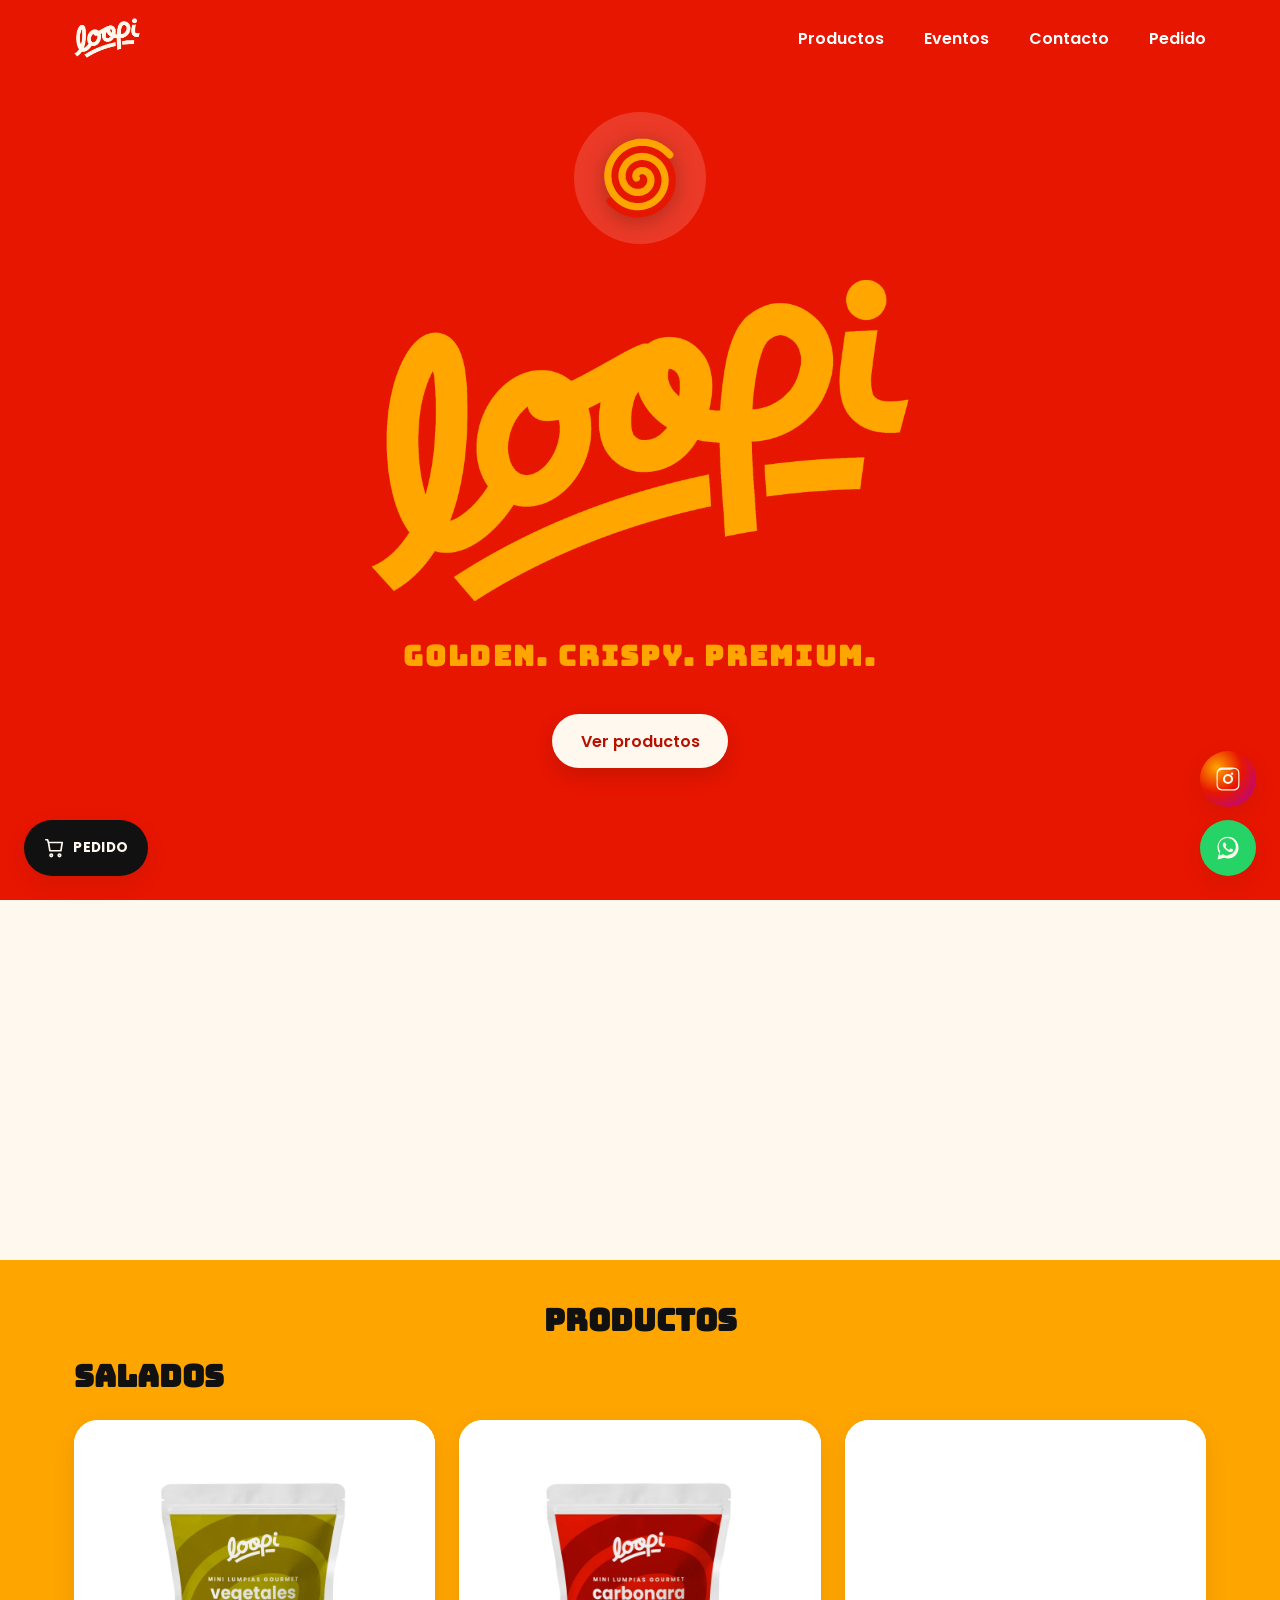
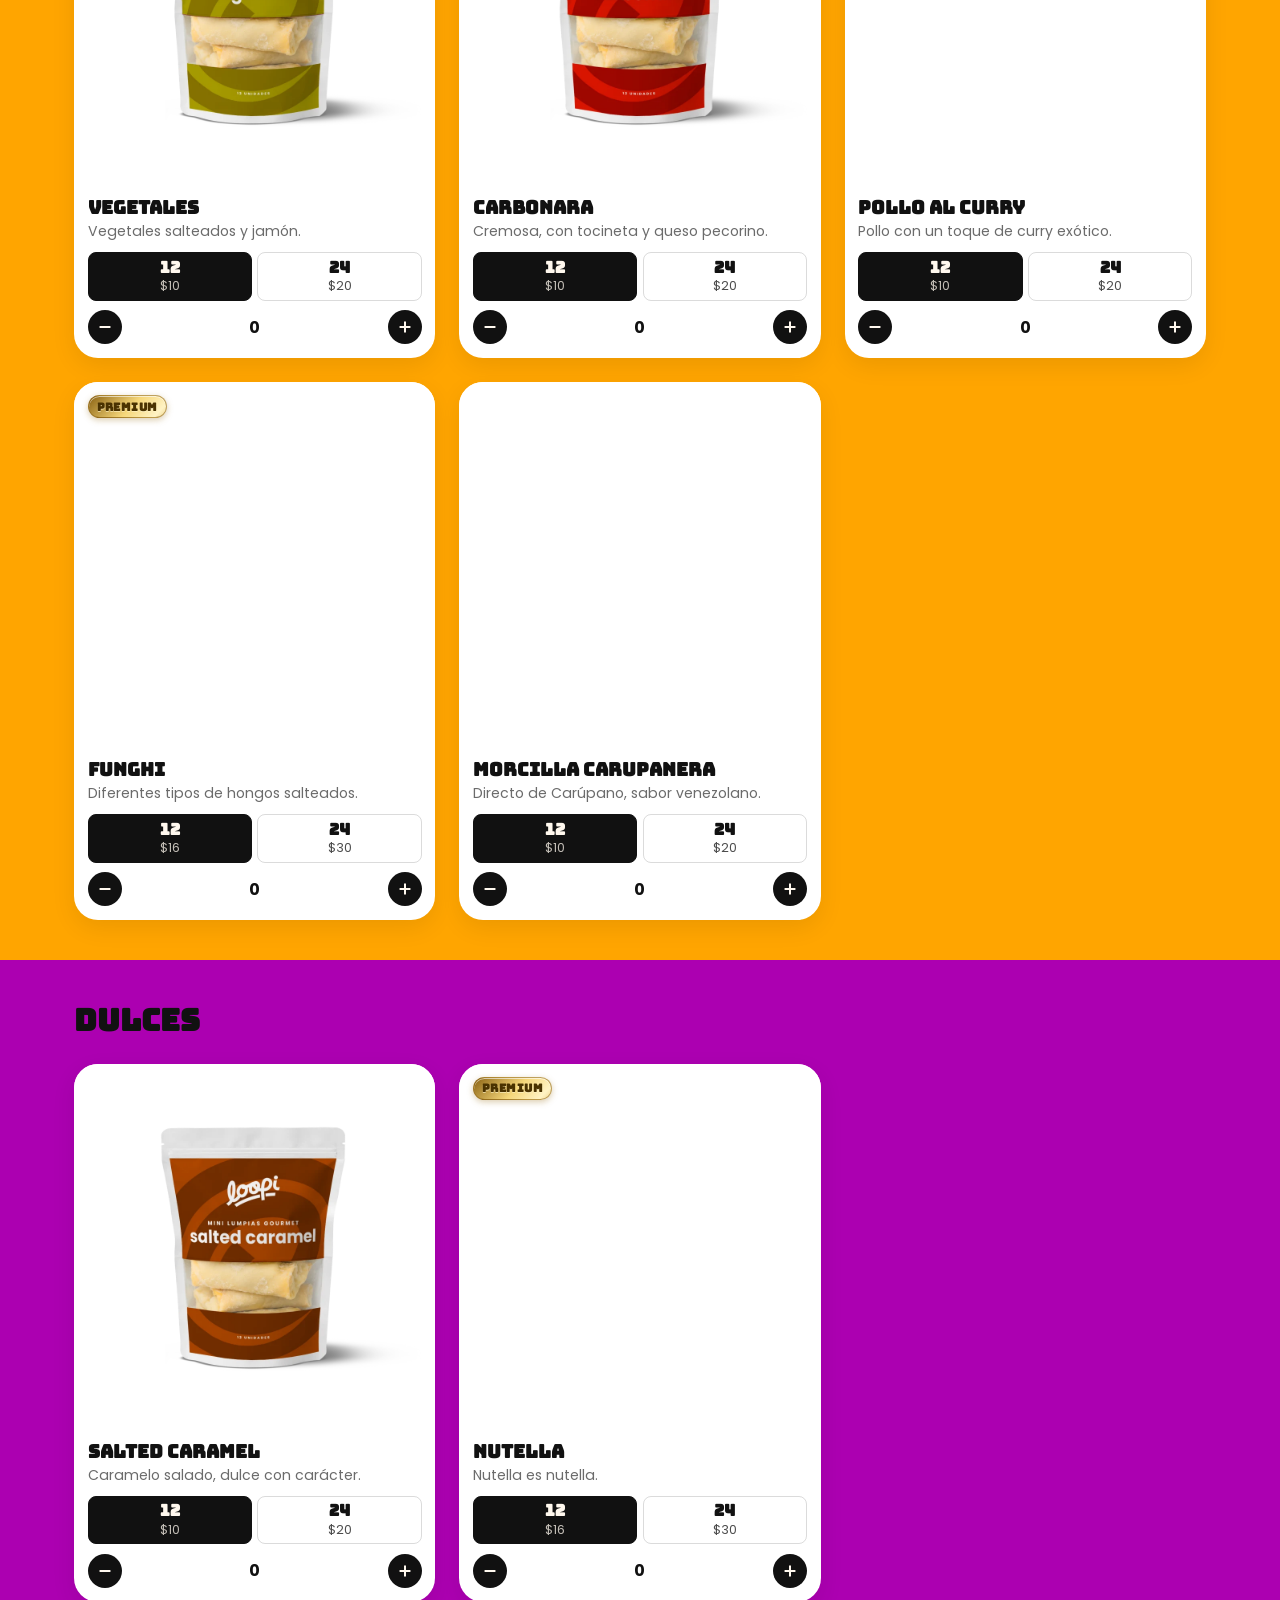
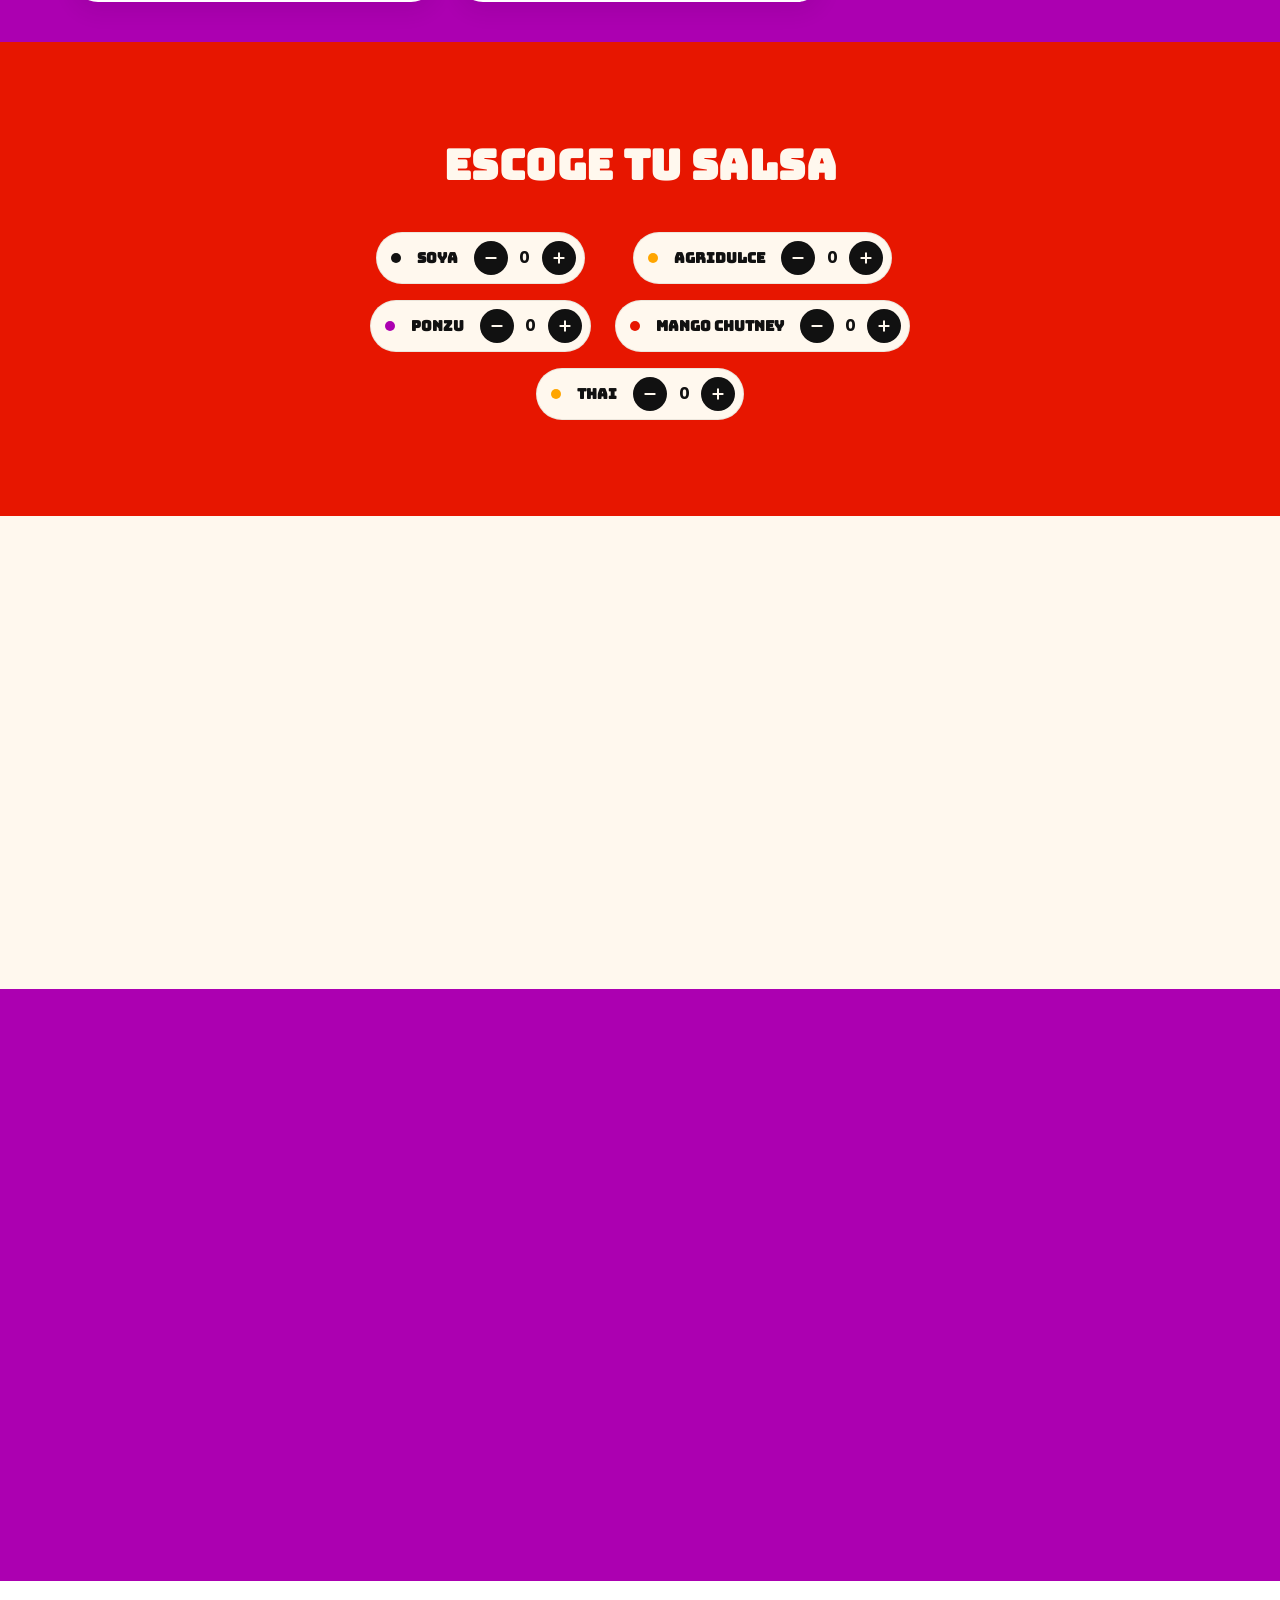
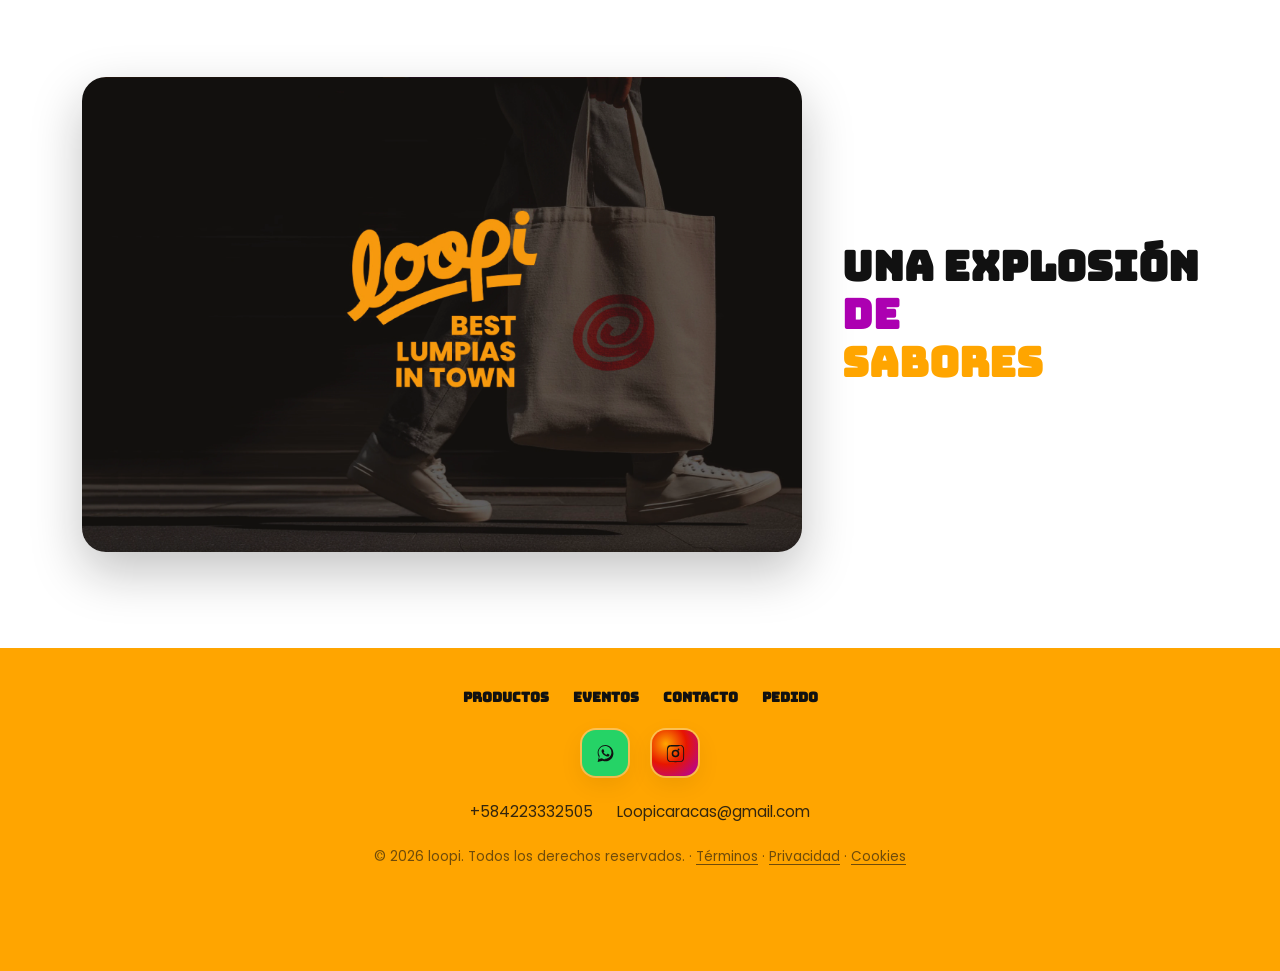
<file: index.html>
<!DOCTYPE html>
<html lang="es-VE">
<head>
  <meta charset="UTF-8">
  <meta name="viewport" content="width=device-width, initial-scale=1.0, viewport-fit=cover">
  <title>loopi | Las mejores mini lumpias de Caracas</title>
  <meta name="description" content="loopi — mini lumpias crunchy hechas el mismo día en Caracas. Salados y postres, cajitas de 12 y 24. Pide las tuyas por WhatsApp.">
  <meta name="theme-color" content="#E71600">
  <link rel="canonical" href="https://loopivzla.com/">
  <meta name="google-site-verification" content="PXoadOJKwkOStkKkqiPmOksaAQ_z8TWs2UUoIOt9ze4" />

  <!-- Open Graph -->
  <meta property="og:type" content="website">
  <meta property="og:site_name" content="loopi">
  <meta property="og:title" content="loopi | Las mejores mini lumpias de Caracas">
  <meta property="og:description" content="Mini lumpias crunchy hechas el mismo día en Caracas. Salados y postres, cajitas de 12 y 24. Best lumpias in town.">
  <meta property="og:image" content="https://loopivzla.com/img/og/og-image.jpg">
  <meta property="og:url" content="https://loopivzla.com/">
  <meta property="og:locale" content="es_VE">

  <!-- Twitter Card -->
  <meta name="twitter:card" content="summary_large_image">
  <meta name="twitter:title" content="loopi | Las mejores mini lumpias de Caracas">
  <meta name="twitter:description" content="Mini lumpias crunchy hechas el mismo día en Caracas. Best lumpias in town.">
  <meta name="twitter:image" content="https://loopivzla.com/img/og/og-image.jpg">

  <!-- Favicons -->
  <link rel="icon" type="image/svg+xml" href="./assets/logo/loopi-isotipo.svg">
  <link rel="icon" href="./favicon.ico" sizes="any">
  <link rel="apple-touch-icon" href="./apple-touch-icon.png">
  <link rel="manifest" href="./site.webmanifest">

  <!-- Fuentes -->
  <link rel="preconnect" href="https://fonts.googleapis.com">
  <link rel="preconnect" href="https://fonts.gstatic.com" crossorigin>
  <link href="https://fonts.googleapis.com/css2?family=Bungee&amp;display=swap&amp;family=Poppins:wght@400;500;600&amp;display=swap" rel="stylesheet">

  <link rel="stylesheet" href="./styles.css?v=69">

  <!-- Datos estructurados (invisible: solo lo leen buscadores) -->
  <script type="application/ld+json">
{
  "@context": "https://schema.org",
  "@type": "FoodEstablishment",
  "@id": "https://loopivzla.com/#negocio",
  "name": "loopi",
  "slogan": "Best lumpias in town",
  "description": "Mini lumpias crunchy hechas el mismo día en Caracas. Salados y postres, en empaques de 12 y 24, con delivery y pick up.",
  "url": "https://loopivzla.com/",
  "image": [
    "https://loopivzla.com/img/og/og-image.jpg",
    "https://loopivzla.com/img/productos-google/carbonara-12.jpg",
    "https://loopivzla.com/img/productos-google/carbonara-24.jpg",
    "https://loopivzla.com/img/productos-google/funghi-12.jpg",
    "https://loopivzla.com/img/productos-google/funghi-24.jpg",
    "https://loopivzla.com/img/productos-google/morcilla-carupanera-12.jpg",
    "https://loopivzla.com/img/productos-google/morcilla-carupanera-24.jpg",
    "https://loopivzla.com/img/productos-google/nutella-12.jpg",
    "https://loopivzla.com/img/productos-google/nutella-24.jpg",
    "https://loopivzla.com/img/productos-google/pollo-curry-12.jpg",
    "https://loopivzla.com/img/productos-google/pollo-curry-24.jpg",
    "https://loopivzla.com/img/productos-google/salted-caramel-12.jpg",
    "https://loopivzla.com/img/productos-google/salted-caramel-24.jpg",
    "https://loopivzla.com/img/productos-google/vegetales-12.jpg",
    "https://loopivzla.com/img/productos-google/vegetales-24.jpg"
  ],
  "logo": "https://loopivzla.com/apple-touch-icon.png",
  "servesCuisine": [
    "Lumpias",
    "Comida venezolana",
    "Postres"
  ],
  "priceRange": "$10-$30",
  "currenciesAccepted": "USD",
  "paymentAccepted": "Pago móvil, Zelle, Efectivo, Binance",
  "telephone": "+584223332505",
  "email": "Loopicaracas@gmail.com",
  "address": {
    "@type": "PostalAddress",
    "addressLocality": "Caracas",
    "addressCountry": "VE"
  },
  "areaServed": [
    {
      "@type": "City",
      "name": "Caracas"
    },
    {
      "@type": "AdministrativeArea",
      "name": "Baruta"
    },
    {
      "@type": "AdministrativeArea",
      "name": "Chacao"
    },
    {
      "@type": "AdministrativeArea",
      "name": "El Hatillo"
    },
    {
      "@type": "AdministrativeArea",
      "name": "Libertador"
    },
    {
      "@type": "AdministrativeArea",
      "name": "Sucre"
    }
  ],
  "openingHoursSpecification": [
    {
      "@type": "OpeningHoursSpecification",
      "dayOfWeek": [
        "Monday",
        "Tuesday",
        "Wednesday",
        "Thursday",
        "Friday",
        "Saturday",
        "Sunday"
      ],
      "opens": "09:00",
      "closes": "18:00"
    }
  ],
  "sameAs": [
    "https://www.instagram.com/loopi.ccs"
  ],
  "hasMenu": {
    "@type": "Menu",
    "name": "Menú loopi",
    "inLanguage": "es-VE",
    "hasMenuSection": [
      {
        "@type": "MenuSection",
        "name": "Salados",
        "hasMenuItem": [
          {
            "@type": "MenuItem",
            "name": "Vegetales",
            "description": "Vegetales salteados y jamón.",
            "offers": [
              {
                "@type": "Offer",
                "name": "Empaque de 12",
                "price": "10",
                "priceCurrency": "USD"
              },
              {
                "@type": "Offer",
                "name": "Empaque de 24",
                "price": "20",
                "priceCurrency": "USD"
              }
            ]
          },
          {
            "@type": "MenuItem",
            "name": "Carbonara",
            "description": "Cremosa, con tocineta y queso pecorino.",
            "offers": [
              {
                "@type": "Offer",
                "name": "Empaque de 12",
                "price": "10",
                "priceCurrency": "USD"
              },
              {
                "@type": "Offer",
                "name": "Empaque de 24",
                "price": "20",
                "priceCurrency": "USD"
              }
            ]
          },
          {
            "@type": "MenuItem",
            "name": "Pollo al Curry",
            "description": "Pollo con un toque de curry exótico.",
            "offers": [
              {
                "@type": "Offer",
                "name": "Empaque de 12",
                "price": "10",
                "priceCurrency": "USD"
              },
              {
                "@type": "Offer",
                "name": "Empaque de 24",
                "price": "20",
                "priceCurrency": "USD"
              }
            ]
          },
          {
            "@type": "MenuItem",
            "name": "Funghi",
            "description": "Diferentes tipos de hongos salteados.",
            "offers": [
              {
                "@type": "Offer",
                "name": "Empaque de 12",
                "price": "16",
                "priceCurrency": "USD"
              },
              {
                "@type": "Offer",
                "name": "Empaque de 24",
                "price": "30",
                "priceCurrency": "USD"
              }
            ]
          },
          {
            "@type": "MenuItem",
            "name": "Morcilla Carupanera",
            "description": "Directo de Carúpano, sabor venezolano.",
            "offers": [
              {
                "@type": "Offer",
                "name": "Empaque de 12",
                "price": "10",
                "priceCurrency": "USD"
              },
              {
                "@type": "Offer",
                "name": "Empaque de 24",
                "price": "20",
                "priceCurrency": "USD"
              }
            ]
          }
        ]
      },
      {
        "@type": "MenuSection",
        "name": "Postres",
        "hasMenuItem": [
          {
            "@type": "MenuItem",
            "name": "Salted Caramel",
            "description": "Caramelo salado, dulce con carácter.",
            "offers": [
              {
                "@type": "Offer",
                "name": "Empaque de 12",
                "price": "10",
                "priceCurrency": "USD"
              },
              {
                "@type": "Offer",
                "name": "Empaque de 24",
                "price": "20",
                "priceCurrency": "USD"
              }
            ]
          },
          {
            "@type": "MenuItem",
            "name": "Nutella",
            "description": "Nutella es nutella.",
            "offers": [
              {
                "@type": "Offer",
                "name": "Empaque de 12",
                "price": "16",
                "priceCurrency": "USD"
              },
              {
                "@type": "Offer",
                "name": "Empaque de 24",
                "price": "30",
                "priceCurrency": "USD"
              }
            ]
          }
        ]
      },
      {
        "@type": "MenuSection",
        "name": "Salsas",
        "hasMenuItem": [
          {
            "@type": "MenuItem",
            "name": "Soya",
            "offers": {
              "@type": "Offer",
              "price": "1",
              "priceCurrency": "USD"
            }
          },
          {
            "@type": "MenuItem",
            "name": "Agridulce",
            "offers": {
              "@type": "Offer",
              "price": "1",
              "priceCurrency": "USD"
            }
          },
          {
            "@type": "MenuItem",
            "name": "Ponzu",
            "offers": {
              "@type": "Offer",
              "price": "1",
              "priceCurrency": "USD"
            }
          },
          {
            "@type": "MenuItem",
            "name": "Mango Chutney",
            "offers": {
              "@type": "Offer",
              "price": "1",
              "priceCurrency": "USD"
            }
          },
          {
            "@type": "MenuItem",
            "name": "Thai",
            "offers": {
              "@type": "Offer",
              "price": "1",
              "priceCurrency": "USD"
            }
          }
        ]
      }
    ]
  }
}
  </script>
</head>
<body>

  <!-- ============ PANTALLA DE CARGA ============ -->
  <div id="preloader" class="preloader" aria-hidden="true">
    <img class="preloader__spiral" src="./assets/logo/loopi-isotipo.svg" alt="" width="96" height="96">
    <svg class="preloader__wordmark" viewBox="0 0 320 110" role="img" aria-label="loopi">
      <text x="4" y="82" class="logo-mark__text preloader__wordmark-text">loopi</text>
      <circle class="logo-mark__dot-a" cx="301" cy="30" r="9"></circle>
      <circle class="logo-mark__dot-b" cx="301" cy="30" r="3.5"></circle>
    </svg>
  </div>

  <a class="skip-link" href="#main">Saltar al contenido</a>

  <!-- ============ HEADER ============ -->
  <header class="header">
    <div class="header__inner container">
      <a href="#hero" class="header__logo" aria-label="loopi — inicio">
        <img class="header__logo-img header__logo-img--crema" src="./assets/logo/loopi-header-crema.webp" alt="loopi" width="506" height="306">
        <img class="header__logo-img header__logo-img--rojo" src="./assets/logo/loopi-header-rojo.webp" alt="" width="506" height="306" aria-hidden="true">
      </a>

      <nav class="header__nav" aria-label="Navegación principal">
        <a href="#productos">Productos</a>
        <a href="./eventos.html">Eventos</a>
        <a href="#contacto">Contacto</a>
        <button type="button" data-carrito-abrir aria-label="Ver mi pedido" aria-expanded="false" aria-controls="carrito-panel">
          Pedido<span data-pedido-badge class="header__nav-badge" hidden>0</span>
        </button>
      </nav>

      <button class="header__hamburger" aria-label="Abrir menú" aria-expanded="false" aria-controls="mobile-nav">
        <span class="header__hamburger-icon">
          <svg viewBox="0 0 24 24" fill="none" stroke="currentColor" stroke-width="2.4" stroke-linecap="round" aria-hidden="true"><path d="M4 6h16M4 12h16M4 18h16"/></svg>
        </span>
      </button>
    </div>
  </header>

  <!-- ============ MENÚ MÓVIL ============ -->
  <div class="mobile-nav" id="mobile-nav" role="dialog" aria-modal="true" aria-label="Menú móvil" aria-hidden="true">
    <button class="mobile-nav__close" aria-label="Cerrar menú">
      <svg viewBox="0 0 24 24" fill="none" stroke="currentColor" stroke-width="2.4" stroke-linecap="round" aria-hidden="true"><path d="M5 5l14 14M19 5L5 19"/></svg>
    </button>
    <nav class="mobile-nav__nav" aria-label="Navegación móvil">
      <a href="#productos">Productos</a>
      <a href="./eventos.html">Eventos</a>
      <a href="#contacto">Contacto</a>
      <button type="button" data-carrito-abrir aria-label="Ver mi pedido" aria-expanded="false" aria-controls="carrito-panel">
        Pedido<span data-pedido-badge class="mobile-nav__badge" hidden>0</span>
      </button>
    </nav>
  </div>

  <main id="main">

    <!-- ============ HERO ============ -->
    <section class="hero" id="hero" aria-label="Portada">
      <div class="hero__sticky">
        <div class="hero__capa hero__capa--rojo" aria-hidden="true"></div>
        <div class="hero__capa hero__capa--morado" aria-hidden="true"></div>
        <div class="hero__capa hero__capa--naranja" aria-hidden="true"></div>
        <div class="hero__lluvia" id="hero-lluvia" aria-hidden="true"></div>

        <div class="hero__inner container">
          <div class="hero__copy" data-reveal>
            <div class="hero__isotipo-wrap">
              <img class="hero__isotipo" src="./assets/logo/loopi-isotipo.svg" alt="" width="90" height="90">
            </div>
            <h1 class="hero__logo-h1">
              <img class="hero__logo" src="./assets/logo/loopi-cursivo.webp" alt="loopi" width="1700" height="1049">
            </h1>
            <p class="hero__slogan" id="hero-slogan">Golden. Crispy. Premium.</p>
            <div class="hero__ctas">
              <a class="btn btn--light" href="#productos">Ver productos</a>
            </div>
          </div>
        </div>
      </div>
    </section>

    <!-- ============ PRODUCTOS ============ -->
    <section class="menu" id="productos">
      <div class="menu__block menu__block--salados">
        <div class="container">
          <p class="menu__eyebrow" data-reveal>Productos</p>
          <h3 class="menu__block-title" data-reveal>Salados</h3>
          <div class="menu__grid" id="grid-salados" data-reveal></div>
        </div>
      </div>

      <div class="menu__block menu__block--postres">
        <div class="container">
          <h3 class="menu__block-title menu__block-title--light" data-reveal>Dulces</h3>
          <div class="menu__grid" id="grid-postres" data-reveal></div>
        </div>
      </div>
    </section>

    <!-- ============ ESCOGE TU SALSA ============ -->
    <section class="salsas" id="salsas" aria-label="Escoge tu salsa">
      <div class="container">
        <h2 class="section-title" data-reveal>Escoge tu salsa</h2>
        <div class="salsas__grid" id="salsas-grid" data-reveal></div>
      </div>
    </section>

    <!-- ============ TIPS PARA COCINARLAS ============ -->
    <section class="tips" id="tips">
      <div class="container">
        <h2 class="section-title" data-reveal>Tips para cocinarlas</h2>
        <ol class="pasos">
          <li class="paso" data-reveal>
            <span class="paso__icono paso__icono--rojo" aria-hidden="true">
              <svg viewBox="0 0 24 24" fill="none" stroke="currentColor" stroke-width="2" stroke-linecap="round" stroke-linejoin="round"><path d="M4 19h16M6 19V9a6 6 0 0 1 12 0v10M9 19v-4a3 3 0 0 1 6 0v4"/></svg>
            </span>
            <h3>Horno o Airfryer</h3>
            <p>6 minutos por cada lado a 180°C. Ese es el secreto.</p>
          </li>
          <li class="paso" data-reveal>
            <span class="paso__icono paso__icono--naranja" aria-hidden="true">
              <svg viewBox="0 0 24 24" fill="none" stroke="currentColor" stroke-width="2" stroke-linecap="round" stroke-linejoin="round"><path d="M12 2a7 7 0 0 0-7 7c0 3 2 4.5 2 7a5 5 0 0 0 10 0c0-2.5 2-4 2-7a7 7 0 0 0-7-7ZM4 4l16 16"/></svg>
            </span>
            <h3>Freírlas congeladas</h3>
            <p>Calienta el aceite a 180°C y fríelas hasta que doren.</p>
          </li>
          <li class="paso" data-reveal>
            <span class="paso__icono paso__icono--morado" aria-hidden="true">
              <svg viewBox="0 0 24 24" fill="none" stroke="currentColor" stroke-width="2" stroke-linecap="round" stroke-linejoin="round"><path d="M12 2v20M12 2l-3 3M12 2l3 3M12 22l-3-3M12 22l3-3M2 12h20M2 12l3-3M2 12l3 3M22 12l-3-3M22 12l-3 3"/></svg>
            </span>
            <h3>Congelación</h3>
            <p>Mantén el empaque bien cerrado, para que duren más. Se meten al airfryer directamente congeladas.</p>
          </li>
        </ol>
      </div>
    </section>

    <!-- ============ CONTACTO / UBICACIÓN ============ -->
    <section class="contacto" id="contacto">
      <div class="container">
        <div class="contacto__info" data-reveal>
          <h2 class="section-title">Contacto</h2>
          <div class="contacto__grid">
            <a class="contacto__tile" data-whatsapp-link target="_blank" rel="noopener" href="#">
              <svg class="contacto__tile-icon" viewBox="0 0 32 32" fill="currentColor" aria-hidden="true"><path d="M16.02 3C9.4 3 4 8.4 4 15.02c0 2.36.68 4.55 1.86 6.4L4 29l7.76-1.83a11.9 11.9 0 0 0 4.26.78h.01c6.63 0 12.02-5.4 12.02-12.02C28.05 8.4 22.65 3 16.02 3Zm0 21.86h-.01a9.8 9.8 0 0 1-5-1.37l-.36-.21-4.6 1.09 1.11-4.48-.24-.37a9.75 9.75 0 0 1-1.5-5.2c0-5.4 4.4-9.8 9.8-9.8 2.62 0 5.08 1.02 6.93 2.87a9.72 9.72 0 0 1 2.87 6.93c0 5.4-4.4 9.54-9.8 9.54Zm5.37-7.34c-.29-.15-1.75-.86-2.02-.96-.27-.1-.47-.15-.67.15-.2.29-.77.96-.94 1.16-.17.2-.35.22-.64.07-.29-.15-1.23-.45-2.34-1.44-.87-.77-1.45-1.72-1.62-2.01-.17-.29-.02-.45.13-.6.13-.13.29-.34.44-.51.15-.17.2-.29.29-.49.1-.2.05-.37-.02-.51-.07-.15-.67-1.61-.92-2.2-.24-.58-.49-.5-.67-.51h-.57c-.2 0-.51.07-.78.37-.27.29-1.02 1-1.02 2.44s1.05 2.83 1.2 3.03c.15.2 2.06 3.15 5 4.42.7.3 1.24.48 1.67.61.7.22 1.34.19 1.84.12.56-.08 1.75-.71 2-1.4.25-.68.25-1.27.17-1.4-.07-.12-.26-.2-.55-.34Z"/></svg>
              <span class="contacto__tile-label">WhatsApp</span>
              <span class="contacto__tile-valor" id="dato-whatsapp"></span>
            </a>
            <a class="contacto__tile" data-email-link href="#">
              <svg class="contacto__tile-icon" viewBox="0 0 24 24" fill="none" stroke="currentColor" stroke-width="1.8" stroke-linecap="round" stroke-linejoin="round" aria-hidden="true"><rect x="3" y="5" width="18" height="14" rx="2"/><path d="m3 7 9 6 9-6"/></svg>
              <span class="contacto__tile-label">Correo</span>
              <span class="contacto__tile-valor" id="dato-email"></span>
            </a>
            <div class="contacto__tile">
              <svg class="contacto__tile-icon" viewBox="0 0 24 24" fill="none" stroke="currentColor" stroke-width="1.8" stroke-linecap="round" stroke-linejoin="round" aria-hidden="true"><circle cx="12" cy="12" r="9"/><path d="M12 7v5l3.5 2"/></svg>
              <span class="contacto__tile-label">Horario</span>
              <span class="contacto__tile-valor" id="dato-horario"></span>
            </div>
            <div class="contacto__tile">
              <svg class="contacto__tile-icon" viewBox="0 0 24 24" fill="none" stroke="currentColor" stroke-width="1.8" stroke-linecap="round" stroke-linejoin="round" aria-hidden="true"><path d="M12 21s7-6.5 7-11.5a7 7 0 1 0-14 0C5 14.5 12 21 12 21Z"/><circle cx="12" cy="9.5" r="2.4"/></svg>
              <span class="contacto__tile-label">Zona de delivery</span>
              <span class="contacto__tile-valor" id="dato-delivery"></span>
            </div>
            <div class="contacto__tile contacto__tile--full">
              <svg class="contacto__tile-icon" viewBox="0 0 24 24" fill="none" stroke="currentColor" stroke-width="1.8" stroke-linecap="round" stroke-linejoin="round" aria-hidden="true"><rect x="2.5" y="5" width="19" height="14" rx="2.2"/><path d="M2.5 10h19"/><path d="M6 15h4"/></svg>
              <span class="contacto__tile-label">Métodos de pago</span>
              <span class="contacto__tile-valor" id="dato-pago"></span>
            </div>
          </div>
        </div>
      </div>
    </section>

    <!-- ============ BEST LUMPIAS IN TOWN — foto de marca ============ -->
    <section class="mira-cerca" aria-label="loopi, best lumpias in town">
      <img class="mira-cerca__img" src="./img/marca/tote-bag-calle.webp" alt="Tote bag loopi, Best Lumpias in Town" width="4000" height="2639">
      <p class="mira-cerca__frase">
        <span class="mira-cerca__frase-linea">Una explosión</span><span class="mira-cerca__frase-linea mira-cerca__frase-linea--morado">de</span><span class="mira-cerca__frase-linea mira-cerca__frase-linea--naranja">sabores</span>
      </p>
    </section>

  </main>

  <!-- ============ FOOTER ============ -->
  <footer class="footer footer--amarillo">
    <div class="container footer__inner">
      <nav class="footer__nav" aria-label="Navegación de pie de página">
        <a href="#productos">Productos</a>
        <a href="./eventos.html">Eventos</a>
        <a href="#contacto">Contacto</a>
        <button type="button" data-carrito-abrir aria-label="Ver mi pedido" aria-expanded="false" aria-controls="carrito-panel">
          Pedido<span data-pedido-badge class="footer__nav-badge" hidden>0</span>
        </button>
      </nav>

      <div class="footer__social">
        <a data-wa-generico target="_blank" rel="noopener" href="#" aria-label="Escríbenos por WhatsApp">
          <svg viewBox="0 0 32 32" fill="currentColor" aria-hidden="true"><path d="M16.02 3C9.4 3 4 8.4 4 15.02c0 2.36.68 4.55 1.86 6.4L4 29l7.76-1.83a11.9 11.9 0 0 0 4.26.78h.01c6.63 0 12.02-5.4 12.02-12.02C28.05 8.4 22.65 3 16.02 3Zm0 21.86h-.01a9.8 9.8 0 0 1-5-1.37l-.36-.21-4.6 1.09 1.11-4.48-.24-.37a9.75 9.75 0 0 1-1.5-5.2c0-5.4 4.4-9.8 9.8-9.8 2.62 0 5.08 1.02 6.93 2.87a9.72 9.72 0 0 1 2.87 6.93c0 5.4-4.4 9.54-9.8 9.54Zm5.37-7.34c-.29-.15-1.75-.86-2.02-.96-.27-.1-.47-.15-.67.15-.2.29-.77.96-.94 1.16-.17.2-.35.22-.64.07-.29-.15-1.23-.45-2.34-1.44-.87-.77-1.45-1.72-1.62-2.01-.17-.29-.02-.45.13-.6.13-.13.29-.34.44-.51.15-.17.2-.29.29-.49.1-.2.05-.37-.02-.51-.07-.15-.67-1.61-.92-2.2-.24-.58-.49-.5-.67-.51h-.57c-.2 0-.51.07-.78.37-.27.29-1.02 1-1.02 2.44s1.05 2.83 1.2 3.03c.15.2 2.06 3.15 5 4.42.7.3 1.24.48 1.67.61.7.22 1.34.19 1.84.12.56-.08 1.75-.71 2-1.4.25-.68.25-1.27.17-1.4-.07-.12-.26-.2-.55-.34Z"/></svg>
        </a>
        <a data-ig-link target="_blank" rel="noopener" href="#" aria-label="Síguenos en Instagram">
          <svg viewBox="0 0 24 24" fill="currentColor" aria-hidden="true"><path d="M12 2.2c3.2 0 3.58.01 4.85.07 1.17.05 1.8.25 2.23.41.56.22.96.48 1.38.9.42.42.68.82.9 1.38.16.42.36 1.06.41 2.23.06 1.27.07 1.65.07 4.85s-.01 3.58-.07 4.85c-.05 1.17-.25 1.8-.41 2.23-.22.56-.48.96-.9 1.38-.42.42-.82.68-1.38.9-.42.16-1.06.36-2.23.41-1.27.06-1.65.07-4.85.07s-3.58-.01-4.85-.07c-1.17-.05-1.8-.25-2.23-.41a3.72 3.72 0 0 1-1.38-.9 3.72 3.72 0 0 1-.9-1.38c-.16-.42-.36-1.06-.41-2.23C2.2 15.58 2.2 15.2 2.2 12s.01-3.58.07-4.85c.05-1.17.25-1.8.41-2.23.22-.56.48-.96.9-1.38.42-.42.82-.68 1.38-.9.42-.16 1.06-.36 2.23-.41C8.42 2.2 8.8 2.2 12 2.2Zm0 1.8c-3.15 0-3.5.01-4.73.07-.96.04-1.48.2-1.83.34-.46.18-.79.39-1.13.74-.35.34-.56.67-.74 1.13-.14.35-.3.87-.34 1.83C3.17 8.5 3.16 8.85 3.16 12s.01 3.5.07 4.73c.04.96.2 1.48.34 1.83.18.46.39.79.74 1.13.34.35.67.56 1.13.74.35.14.87.3 1.83.34 1.23.06 1.58.07 4.73.07s3.5-.01 4.73-.07c.96-.04 1.48-.2 1.83-.34.46-.18.79-.39 1.13-.74.35-.34.56-.67.74-1.13.14-.35.3-.87.34-1.83.06-1.23.07-1.58.07-4.73s-.01-3.5-.07-4.73c-.04-.96-.2-1.48-.34-1.83a3.02 3.02 0 0 0-.74-1.13 3.02 3.02 0 0 0-1.13-.74c-.35-.14-.87-.3-1.83-.34C15.5 4.01 15.15 4 12 4Zm0 3.65A4.35 4.35 0 1 1 7.65 12 4.35 4.35 0 0 1 12 7.65Zm0 1.8A2.55 2.55 0 1 0 14.55 12 2.55 2.55 0 0 0 12 9.45Zm4.5-2.02a1.02 1.02 0 1 1-1.02-1.02 1.02 1.02 0 0 1 1.02 1.02Z"/></svg>
        </a>
      </div>

      <div class="footer__datos">
        <a id="footer-telefono" target="_blank" rel="noopener" href="#"></a>
        <span id="footer-email"></span>
      </div>

      <p class="footer__copy">© <span id="footer-anio"></span> loopi. Todos los derechos reservados.<span class="footer__legal"><span class="footer__legal-sep"> · </span><a href="./terminos.html">Términos</a> · <a href="./privacidad.html">Privacidad</a> · <a href="./cookies.html">Cookies</a></span></p>
    </div>
  </footer>

  <!-- ============ CARRITO / PEDIDO FLOTANTE ============ -->
  <div id="carrito-backdrop" class="carrito-backdrop"></div>
  <button type="button" id="carrito-btn" class="carrito-btn" data-carrito-abrir aria-label="Ver mi pedido" aria-expanded="false" aria-controls="carrito-panel">
    <svg viewBox="0 0 24 24" fill="none" stroke="currentColor" stroke-width="1.8" stroke-linecap="round" stroke-linejoin="round" aria-hidden="true">
      <path d="M6 6h15l-1.5 9h-12z"/>
      <path d="M6 6L5 3H3"/>
      <circle cx="9" cy="20" r="1.4"/>
      <circle cx="18" cy="20" r="1.4"/>
    </svg>
    <span class="carrito-btn__label">Pedido</span>
    <span data-pedido-badge class="carrito-btn__badge" hidden>0</span>
  </button>

  <aside id="carrito-panel" class="carrito-panel" role="dialog" aria-modal="true" aria-label="Mi pedido" aria-hidden="true">
    <div class="carrito-panel__head">
      <p class="carrito-panel__titulo">Mi pedido</p>
      <button type="button" id="carrito-cerrar" class="carrito-panel__cerrar" aria-label="Cerrar">
        <svg viewBox="0 0 24 24" fill="none" stroke="currentColor" stroke-width="2.4" stroke-linecap="round" aria-hidden="true"><path d="M5 5l14 14M19 5L5 19"/></svg>
      </button>
    </div>

    <p data-pedido-vacio class="carrito-panel__vacio">Tu pedido está vacío. Agrega sabores desde el menú.</p>

    <div data-pedido-contenido hidden>
      <div data-carrito-lista class="carrito-panel__lista"></div>

      <div class="carrito-entrega">
        <div class="carrito-entrega__toggle">
          <button type="button" class="carrito-entrega__btn" data-entrega-metodo="pickup">Pick up</button>
          <button type="button" class="carrito-entrega__btn" data-entrega-metodo="delivery">Delivery</button>
        </div>
        <div class="carrito-entrega__zona-wrap" data-entrega-zona-wrap hidden>
          <button type="button" class="carrito-entrega__zona-trigger" data-entrega-zona-trigger aria-haspopup="listbox" aria-expanded="false">
            <span data-entrega-zona-label>Elige tu zona</span>
            <svg viewBox="0 0 24 24" fill="none" stroke="currentColor" stroke-width="2.4" stroke-linecap="round" stroke-linejoin="round" aria-hidden="true"><path d="M6 9l6 6 6-6"/></svg>
          </button>
          <div class="carrito-entrega__zona-menu" data-entrega-zona-menu role="listbox" hidden></div>
        </div>
      </div>

      <div class="carrito-panel__footer">
        <div class="configurador__totales">
          <span><strong data-pedido-unidades>0</strong> unidades</span>
          <span class="configurador__total-precio" data-pedido-total>$0</span>
        </div>
        <a data-pedido-whatsapp class="btn btn--whatsapp btn--full is-disabled" aria-disabled="true" target="_blank" rel="noopener" href="#">
          <span>Enviar pedido por WhatsApp</span>
        </a>
        <button type="button" id="carrito-vaciar" class="carrito-panel__vaciar">Vaciar pedido</button>
      </div>
    </div>
  </aside>

  <!-- ============ BOTONES FLOTANTES ============ -->
  <div class="floating-buttons">
    <a class="floating-btn floating-btn--instagram" data-ig-link target="_blank" rel="noopener" href="#" aria-label="Síguenos en Instagram">
      <svg viewBox="0 0 24 24" fill="currentColor" aria-hidden="true"><path d="M12 2.2c3.2 0 3.58.01 4.85.07 1.17.05 1.8.25 2.23.41.56.22.96.48 1.38.9.42.42.68.82.9 1.38.16.42.36 1.06.41 2.23.06 1.27.07 1.65.07 4.85s-.01 3.58-.07 4.85c-.05 1.17-.25 1.8-.41 2.23-.22.56-.48.96-.9 1.38-.42.42-.82.68-1.38.9-.42.16-1.06.36-2.23.41-1.27.06-1.65.07-4.85.07s-3.58-.01-4.85-.07c-1.17-.05-1.8-.25-2.23-.41a3.72 3.72 0 0 1-1.38-.9 3.72 3.72 0 0 1-.9-1.38c-.16-.42-.36-1.06-.41-2.23C2.2 15.58 2.2 15.2 2.2 12s.01-3.58.07-4.85c.05-1.17.25-1.8.41-2.23.22-.56.48-.96.9-1.38.42-.42.82-.68 1.38-.9.42-.16 1.06-.36 2.23-.41C8.42 2.2 8.8 2.2 12 2.2Zm0 1.8c-3.15 0-3.5.01-4.73.07-.96.04-1.48.2-1.83.34-.46.18-.79.39-1.13.74-.35.34-.56.67-.74 1.13-.14.35-.3.87-.34 1.83C3.17 8.5 3.16 8.85 3.16 12s.01 3.5.07 4.73c.04.96.2 1.48.34 1.83.18.46.39.79.74 1.13.34.35.67.56 1.13.74.35.14.87.3 1.83.34 1.23.06 1.58.07 4.73.07s3.5-.01 4.73-.07c.96-.04 1.48-.2 1.83-.34.46-.18.79-.39 1.13-.74.35-.34.56-.67.74-1.13.14-.35.3-.87.34-1.83.06-1.23.07-1.58.07-4.73s-.01-3.5-.07-4.73c-.04-.96-.2-1.48-.34-1.83a3.02 3.02 0 0 0-.74-1.13 3.02 3.02 0 0 0-1.13-.74c-.35-.14-.87-.3-1.83-.34C15.5 4.01 15.15 4 12 4Zm0 3.65A4.35 4.35 0 1 1 7.65 12 4.35 4.35 0 0 1 12 7.65Zm0 1.8A2.55 2.55 0 1 0 14.55 12 2.55 2.55 0 0 0 12 9.45Zm4.5-2.02a1.02 1.02 0 1 1-1.02-1.02 1.02 1.02 0 0 1 1.02 1.02Z"/></svg>
    </a>
    <a class="floating-btn floating-btn--whatsapp" data-wa-generico target="_blank" rel="noopener" href="#" aria-label="Pide por WhatsApp">
      <svg viewBox="0 0 32 32" fill="currentColor" aria-hidden="true"><path d="M16.02 3C9.4 3 4 8.4 4 15.02c0 2.36.68 4.55 1.86 6.4L4 29l7.76-1.83a11.9 11.9 0 0 0 4.26.78h.01c6.63 0 12.02-5.4 12.02-12.02C28.05 8.4 22.65 3 16.02 3Zm0 21.86h-.01a9.8 9.8 0 0 1-5-1.37l-.36-.21-4.6 1.09 1.11-4.48-.24-.37a9.75 9.75 0 0 1-1.5-5.2c0-5.4 4.4-9.8 9.8-9.8 2.62 0 5.08 1.02 6.93 2.87a9.72 9.72 0 0 1 2.87 6.93c0 5.4-4.4 9.54-9.8 9.54Zm5.37-7.34c-.29-.15-1.75-.86-2.02-.96-.27-.1-.47-.15-.67.15-.2.29-.77.96-.94 1.16-.17.2-.35.22-.64.07-.29-.15-1.23-.45-2.34-1.44-.87-.77-1.45-1.72-1.62-2.01-.17-.29-.02-.45.13-.6.13-.13.29-.34.44-.51.15-.17.2-.29.29-.49.1-.2.05-.37-.02-.51-.07-.15-.67-1.61-.92-2.2-.24-.58-.49-.5-.67-.51h-.57c-.2 0-.51.07-.78.37-.27.29-1.02 1-1.02 2.44s1.05 2.83 1.2 3.03c.15.2 2.06 3.15 5 4.42.7.3 1.24.48 1.67.61.7.22 1.34.19 1.84.12.56-.08 1.75-.71 2-1.4.25-.68.25-1.27.17-1.4-.07-.12-.26-.2-.55-.34Z"/></svg>
    </a>
  </div>

  <script src="./main.js?v=49"></script>
</body>
</html>
</file>
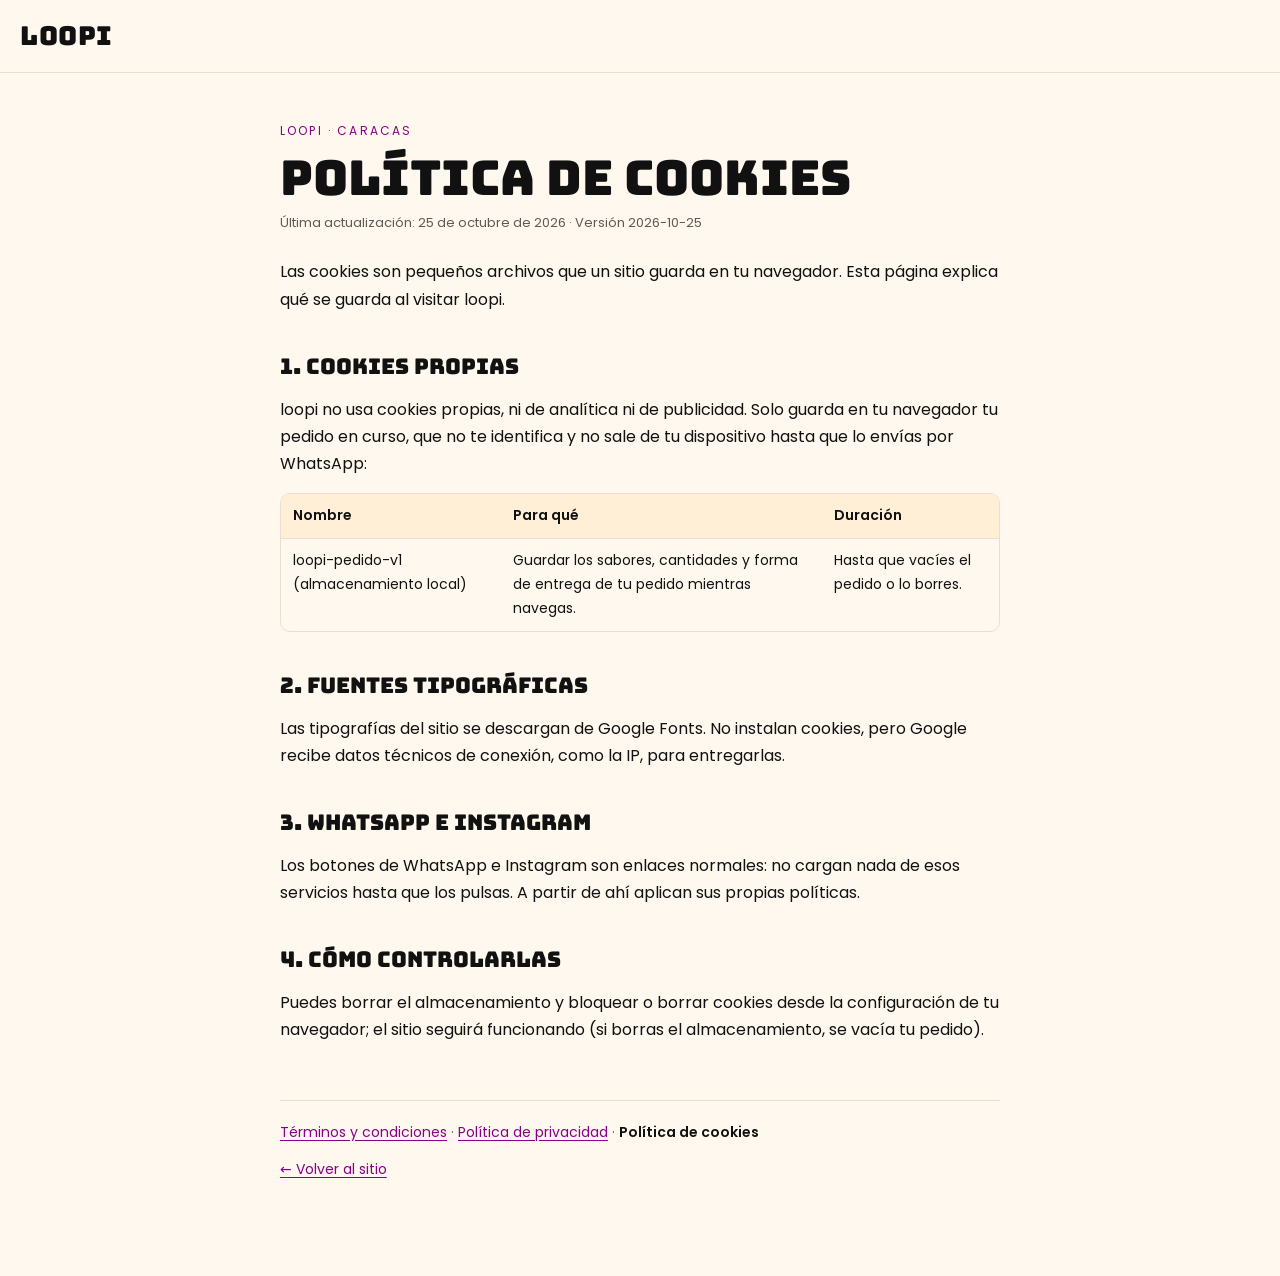
<file: cookies.html>
<!DOCTYPE html>
<html lang="es">
<head>
<meta charset="UTF-8">
<meta name="viewport" content="width=device-width, initial-scale=1">
<title>Política de cookies — loopi</title>
<meta name="description" content="loopi no usa cookies propias. Qué guarda tu navegador mientras armas tu pedido.">
<meta name="robots" content="noindex, follow">
<link rel="icon" type="image/svg+xml" href="./assets/logo/loopi-isotipo.svg">
<link rel="icon" href="./favicon.ico" sizes="any">
<link rel="preconnect" href="https://fonts.googleapis.com">
<link rel="preconnect" href="https://fonts.gstatic.com" crossorigin>
<link href="https://fonts.googleapis.com/css2?family=Bungee&family=Poppins:wght@400;500;600&display=swap" rel="stylesheet">
<style>
:root { --bg: #FFF8EE; --ink: #111111; --muted: #5f5a55; --accent: #870089; --line: #EADFCF; --card: #FFEFD6; }
*, *::before, *::after { box-sizing: border-box; }
html { -webkit-text-size-adjust: 100%; }
body { margin: 0; background: var(--bg); color: var(--ink); font-family: 'Poppins', system-ui, sans-serif; font-size: 16px; line-height: 1.7; }
.lg-top { position: sticky; top: 0; z-index: 2; display: flex; align-items: center; justify-content: space-between; gap: 16px; padding: 14px 20px; background: var(--bg); border-bottom: 1px solid var(--line); }
.lg-brand { font-family: 'Bungee', 'Poppins', sans-serif; font-size: 26px; letter-spacing: 0.02em; text-transform: none; color: var(--ink); text-decoration: none; font-weight: 500; }
.lg-lang { display: flex; gap: 4px; }
.lg-lang button { font: inherit; font-size: 13px; letter-spacing: 0.08em; padding: 6px 10px; border: 1px solid var(--line); background: transparent; color: var(--muted); border-radius: 999px; cursor: pointer; }
.lg-lang button[aria-pressed="true"] { background: var(--ink); color: var(--bg); border-color: var(--ink); }
main { max-width: 760px; margin: 0 auto; padding: 48px 20px 80px; }
.lg-kicker { margin: 0; font-size: 12px; letter-spacing: 0.18em; text-transform: uppercase; color: var(--accent); }
h1 { font-family: 'Bungee', 'Poppins', sans-serif; font-weight: 400; font-size: clamp(2rem, 1.4rem + 2.6vw, 3rem); line-height: 1.1; margin: 10px 0 8px; }
h2 { font-family: 'Bungee', 'Poppins', sans-serif; font-weight: 400; font-size: 1.35rem; line-height: 1.25; margin: 40px 0 10px; }
.lg-meta span { white-space: nowrap; }
.lg-meta { margin: 0 0 24px; font-size: 13px; color: var(--muted); }
p, li { color: var(--ink); }
ul { padding-left: 1.2em; }
li { margin: 6px 0; }
a { color: var(--accent); text-underline-offset: 3px; }
.lg-table { overflow-x: auto; margin: 12px 0; border: 1px solid var(--line); border-radius: 10px; }
table { width: 100%; border-collapse: collapse; font-size: 14px; }
th, td { text-align: left; vertical-align: top; padding: 10px 12px; border-bottom: 1px solid var(--line); }
th { background: var(--card); font-weight: 600; }
tr:last-child td { border-bottom: 0; }
.lg-docs { margin-top: 56px; padding-top: 20px; border-top: 1px solid var(--line); font-size: 14px; color: var(--muted); }
.lg-docs a[aria-current] { color: var(--ink); text-decoration: none; font-weight: 600; }
.lg-back { font-size: 14px; }
:focus-visible { outline: 2px solid var(--accent); outline-offset: 2px; }
</style>
</head>
<body>
<header class="lg-top"><a class="lg-brand" href="./index.html" data-home-en="">loopi</a></header>
<main>
<article data-lang="es" lang="es">
  <p class="lg-kicker">loopi · Caracas</p>
  <h1>Política de cookies</h1>
  <p class="lg-meta"><span>Última actualización: 25 de octubre de 2026</span> · <span>Versión 2026-10-25</span></p>
  <div class="lg-intro"><p>Las cookies son pequeños archivos que un sitio guarda en tu navegador. Esta página explica qué se guarda al visitar loopi.</p></div>
  <section><h2>1. Cookies propias</h2><p>loopi no usa cookies propias, ni de analítica ni de publicidad. Solo guarda en tu navegador tu pedido en curso, que no te identifica y no sale de tu dispositivo hasta que lo envías por WhatsApp:</p><div class="lg-table"><table><thead><tr><th>Nombre</th><th>Para qué</th><th>Duración</th></tr></thead><tbody><tr><td>loopi-pedido-v1 (almacenamiento local)</td><td>Guardar los sabores, cantidades y forma de entrega de tu pedido mientras navegas.</td><td>Hasta que vacíes el pedido o lo borres.</td></tr></tbody></table></div></section><section><h2>2. Fuentes tipográficas</h2><p>Las tipografías del sitio se descargan de Google Fonts. No instalan cookies, pero Google recibe datos técnicos de conexión, como la IP, para entregarlas.</p></section><section><h2>3. WhatsApp e Instagram</h2><p>Los botones de WhatsApp e Instagram son enlaces normales: no cargan nada de esos servicios hasta que los pulsas. A partir de ahí aplican sus propias políticas.</p></section><section><h2>4. Cómo controlarlas</h2><p>Puedes borrar el almacenamiento y bloquear o borrar cookies desde la configuración de tu navegador; el sitio seguirá funcionando (si borras el almacenamiento, se vacía tu pedido).</p></section>
  <nav class="lg-docs" aria-label="Legal"><a href="terminos.html">Términos y condiciones</a> · <a href="privacidad.html">Política de privacidad</a> · <a href="cookies.html" aria-current="page">Política de cookies</a></nav>
  <p class="lg-back"><a href="./index.html">← Volver al sitio</a></p>
</article>
</main>

</body>
</html>
</file>
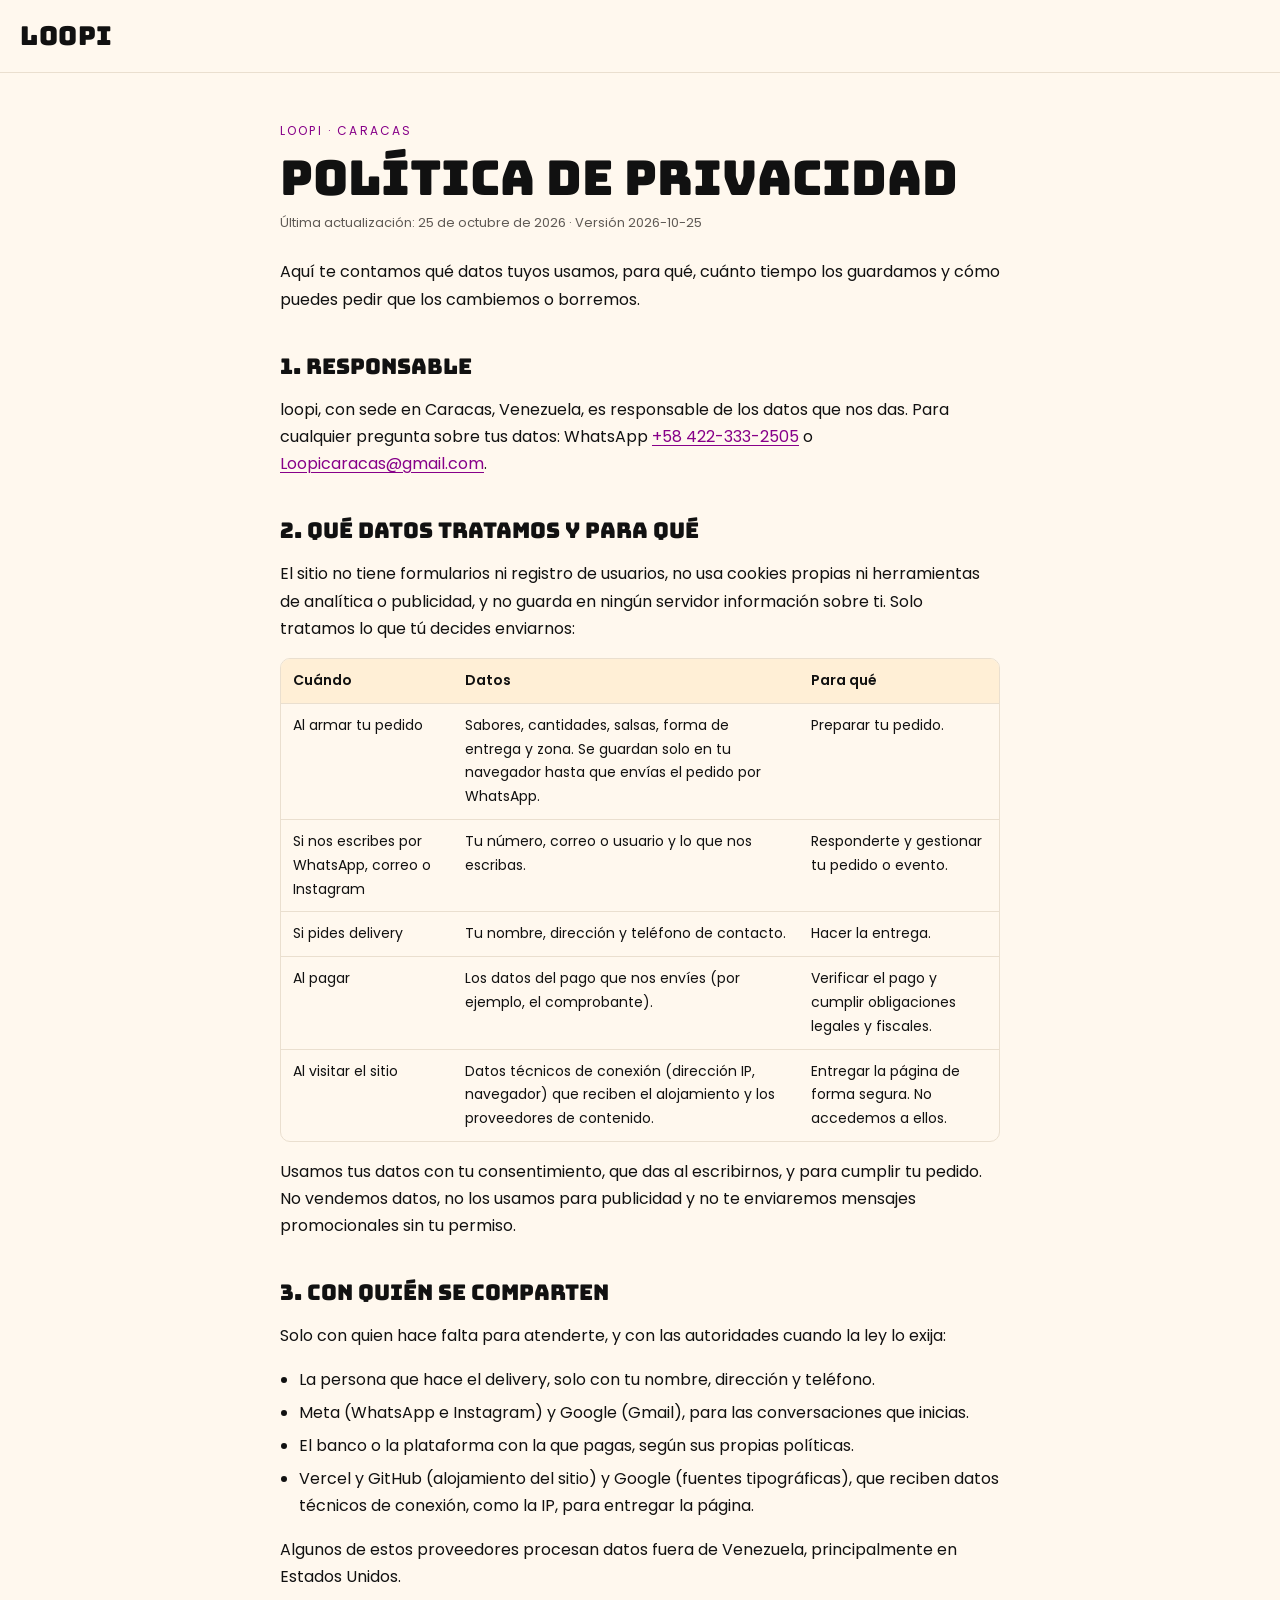
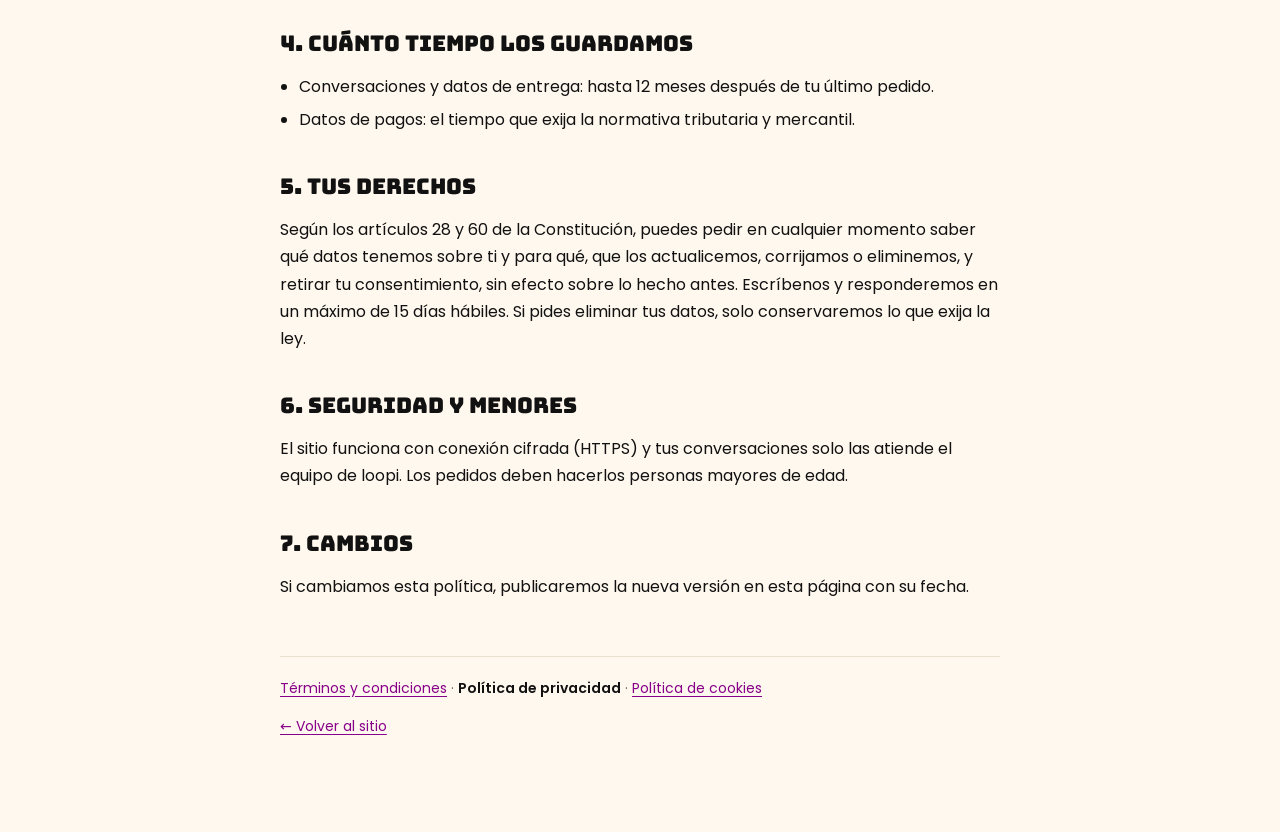
<file: privacidad.html>
<!DOCTYPE html>
<html lang="es">
<head>
<meta charset="UTF-8">
<meta name="viewport" content="width=device-width, initial-scale=1">
<title>Política de privacidad — loopi</title>
<meta name="description" content="Qué datos trata loopi, para qué, con quién se comparten y cómo ejercer tus derechos.">
<meta name="robots" content="noindex, follow">
<link rel="icon" type="image/svg+xml" href="./assets/logo/loopi-isotipo.svg">
<link rel="icon" href="./favicon.ico" sizes="any">
<link rel="preconnect" href="https://fonts.googleapis.com">
<link rel="preconnect" href="https://fonts.gstatic.com" crossorigin>
<link href="https://fonts.googleapis.com/css2?family=Bungee&family=Poppins:wght@400;500;600&display=swap" rel="stylesheet">
<style>
:root { --bg: #FFF8EE; --ink: #111111; --muted: #5f5a55; --accent: #870089; --line: #EADFCF; --card: #FFEFD6; }
*, *::before, *::after { box-sizing: border-box; }
html { -webkit-text-size-adjust: 100%; }
body { margin: 0; background: var(--bg); color: var(--ink); font-family: 'Poppins', system-ui, sans-serif; font-size: 16px; line-height: 1.7; }
.lg-top { position: sticky; top: 0; z-index: 2; display: flex; align-items: center; justify-content: space-between; gap: 16px; padding: 14px 20px; background: var(--bg); border-bottom: 1px solid var(--line); }
.lg-brand { font-family: 'Bungee', 'Poppins', sans-serif; font-size: 26px; letter-spacing: 0.02em; text-transform: none; color: var(--ink); text-decoration: none; font-weight: 500; }
.lg-lang { display: flex; gap: 4px; }
.lg-lang button { font: inherit; font-size: 13px; letter-spacing: 0.08em; padding: 6px 10px; border: 1px solid var(--line); background: transparent; color: var(--muted); border-radius: 999px; cursor: pointer; }
.lg-lang button[aria-pressed="true"] { background: var(--ink); color: var(--bg); border-color: var(--ink); }
main { max-width: 760px; margin: 0 auto; padding: 48px 20px 80px; }
.lg-kicker { margin: 0; font-size: 12px; letter-spacing: 0.18em; text-transform: uppercase; color: var(--accent); }
h1 { font-family: 'Bungee', 'Poppins', sans-serif; font-weight: 400; font-size: clamp(2rem, 1.4rem + 2.6vw, 3rem); line-height: 1.1; margin: 10px 0 8px; }
h2 { font-family: 'Bungee', 'Poppins', sans-serif; font-weight: 400; font-size: 1.35rem; line-height: 1.25; margin: 40px 0 10px; }
.lg-meta span { white-space: nowrap; }
.lg-meta { margin: 0 0 24px; font-size: 13px; color: var(--muted); }
p, li { color: var(--ink); }
ul { padding-left: 1.2em; }
li { margin: 6px 0; }
a { color: var(--accent); text-underline-offset: 3px; }
.lg-table { overflow-x: auto; margin: 12px 0; border: 1px solid var(--line); border-radius: 10px; }
table { width: 100%; border-collapse: collapse; font-size: 14px; }
th, td { text-align: left; vertical-align: top; padding: 10px 12px; border-bottom: 1px solid var(--line); }
th { background: var(--card); font-weight: 600; }
tr:last-child td { border-bottom: 0; }
.lg-docs { margin-top: 56px; padding-top: 20px; border-top: 1px solid var(--line); font-size: 14px; color: var(--muted); }
.lg-docs a[aria-current] { color: var(--ink); text-decoration: none; font-weight: 600; }
.lg-back { font-size: 14px; }
:focus-visible { outline: 2px solid var(--accent); outline-offset: 2px; }
</style>
</head>
<body>
<header class="lg-top"><a class="lg-brand" href="./index.html" data-home-en="">loopi</a></header>
<main>
<article data-lang="es" lang="es">
  <p class="lg-kicker">loopi · Caracas</p>
  <h1>Política de privacidad</h1>
  <p class="lg-meta"><span>Última actualización: 25 de octubre de 2026</span> · <span>Versión 2026-10-25</span></p>
  <div class="lg-intro"><p>Aquí te contamos qué datos tuyos usamos, para qué, cuánto tiempo los guardamos y cómo puedes pedir que los cambiemos o borremos.</p></div>
  <section><h2>1. Responsable</h2><p>loopi, con sede en Caracas, Venezuela, es responsable de los datos que nos das. Para cualquier pregunta sobre tus datos: WhatsApp <a href="https://wa.me/584223332505">+58 422-333-2505</a> o <a href="mailto:Loopicaracas@gmail.com">Loopicaracas@gmail.com</a>.</p></section><section><h2>2. Qué datos tratamos y para qué</h2><p>El sitio no tiene formularios ni registro de usuarios, no usa cookies propias ni herramientas de analítica o publicidad, y no guarda en ningún servidor información sobre ti. Solo tratamos lo que tú decides enviarnos:</p><div class="lg-table"><table><thead><tr><th>Cuándo</th><th>Datos</th><th>Para qué</th></tr></thead><tbody><tr><td>Al armar tu pedido</td><td>Sabores, cantidades, salsas, forma de entrega y zona. Se guardan solo en tu navegador hasta que envías el pedido por WhatsApp.</td><td>Preparar tu pedido.</td></tr><tr><td>Si nos escribes por WhatsApp, correo o Instagram</td><td>Tu número, correo o usuario y lo que nos escribas.</td><td>Responderte y gestionar tu pedido o evento.</td></tr><tr><td>Si pides delivery</td><td>Tu nombre, dirección y teléfono de contacto.</td><td>Hacer la entrega.</td></tr><tr><td>Al pagar</td><td>Los datos del pago que nos envíes (por ejemplo, el comprobante).</td><td>Verificar el pago y cumplir obligaciones legales y fiscales.</td></tr><tr><td>Al visitar el sitio</td><td>Datos técnicos de conexión (dirección IP, navegador) que reciben el alojamiento y los proveedores de contenido.</td><td>Entregar la página de forma segura. No accedemos a ellos.</td></tr></tbody></table></div><p>Usamos tus datos con tu consentimiento, que das al escribirnos, y para cumplir tu pedido. No vendemos datos, no los usamos para publicidad y no te enviaremos mensajes promocionales sin tu permiso.</p></section><section><h2>3. Con quién se comparten</h2><p>Solo con quien hace falta para atenderte, y con las autoridades cuando la ley lo exija:</p><ul><li>La persona que hace el delivery, solo con tu nombre, dirección y teléfono.</li><li>Meta (WhatsApp e Instagram) y Google (Gmail), para las conversaciones que inicias.</li><li>El banco o la plataforma con la que pagas, según sus propias políticas.</li><li>Vercel y GitHub (alojamiento del sitio) y Google (fuentes tipográficas), que reciben datos técnicos de conexión, como la IP, para entregar la página.</li></ul><p>Algunos de estos proveedores procesan datos fuera de Venezuela, principalmente en Estados Unidos.</p></section><section><h2>4. Cuánto tiempo los guardamos</h2><ul><li>Conversaciones y datos de entrega: hasta 12 meses después de tu último pedido.</li><li>Datos de pagos: el tiempo que exija la normativa tributaria y mercantil.</li></ul></section><section><h2>5. Tus derechos</h2><p>Según los artículos 28 y 60 de la Constitución, puedes pedir en cualquier momento saber qué datos tenemos sobre ti y para qué, que los actualicemos, corrijamos o eliminemos, y retirar tu consentimiento, sin efecto sobre lo hecho antes. Escríbenos y responderemos en un máximo de 15 días hábiles. Si pides eliminar tus datos, solo conservaremos lo que exija la ley.</p></section><section><h2>6. Seguridad y menores</h2><p>El sitio funciona con conexión cifrada (HTTPS) y tus conversaciones solo las atiende el equipo de loopi. Los pedidos deben hacerlos personas mayores de edad.</p></section><section><h2>7. Cambios</h2><p>Si cambiamos esta política, publicaremos la nueva versión en esta página con su fecha.</p></section>
  <nav class="lg-docs" aria-label="Legal"><a href="terminos.html">Términos y condiciones</a> · <a href="privacidad.html" aria-current="page">Política de privacidad</a> · <a href="cookies.html">Política de cookies</a></nav>
  <p class="lg-back"><a href="./index.html">← Volver al sitio</a></p>
</article>
</main>

</body>
</html>
</file>
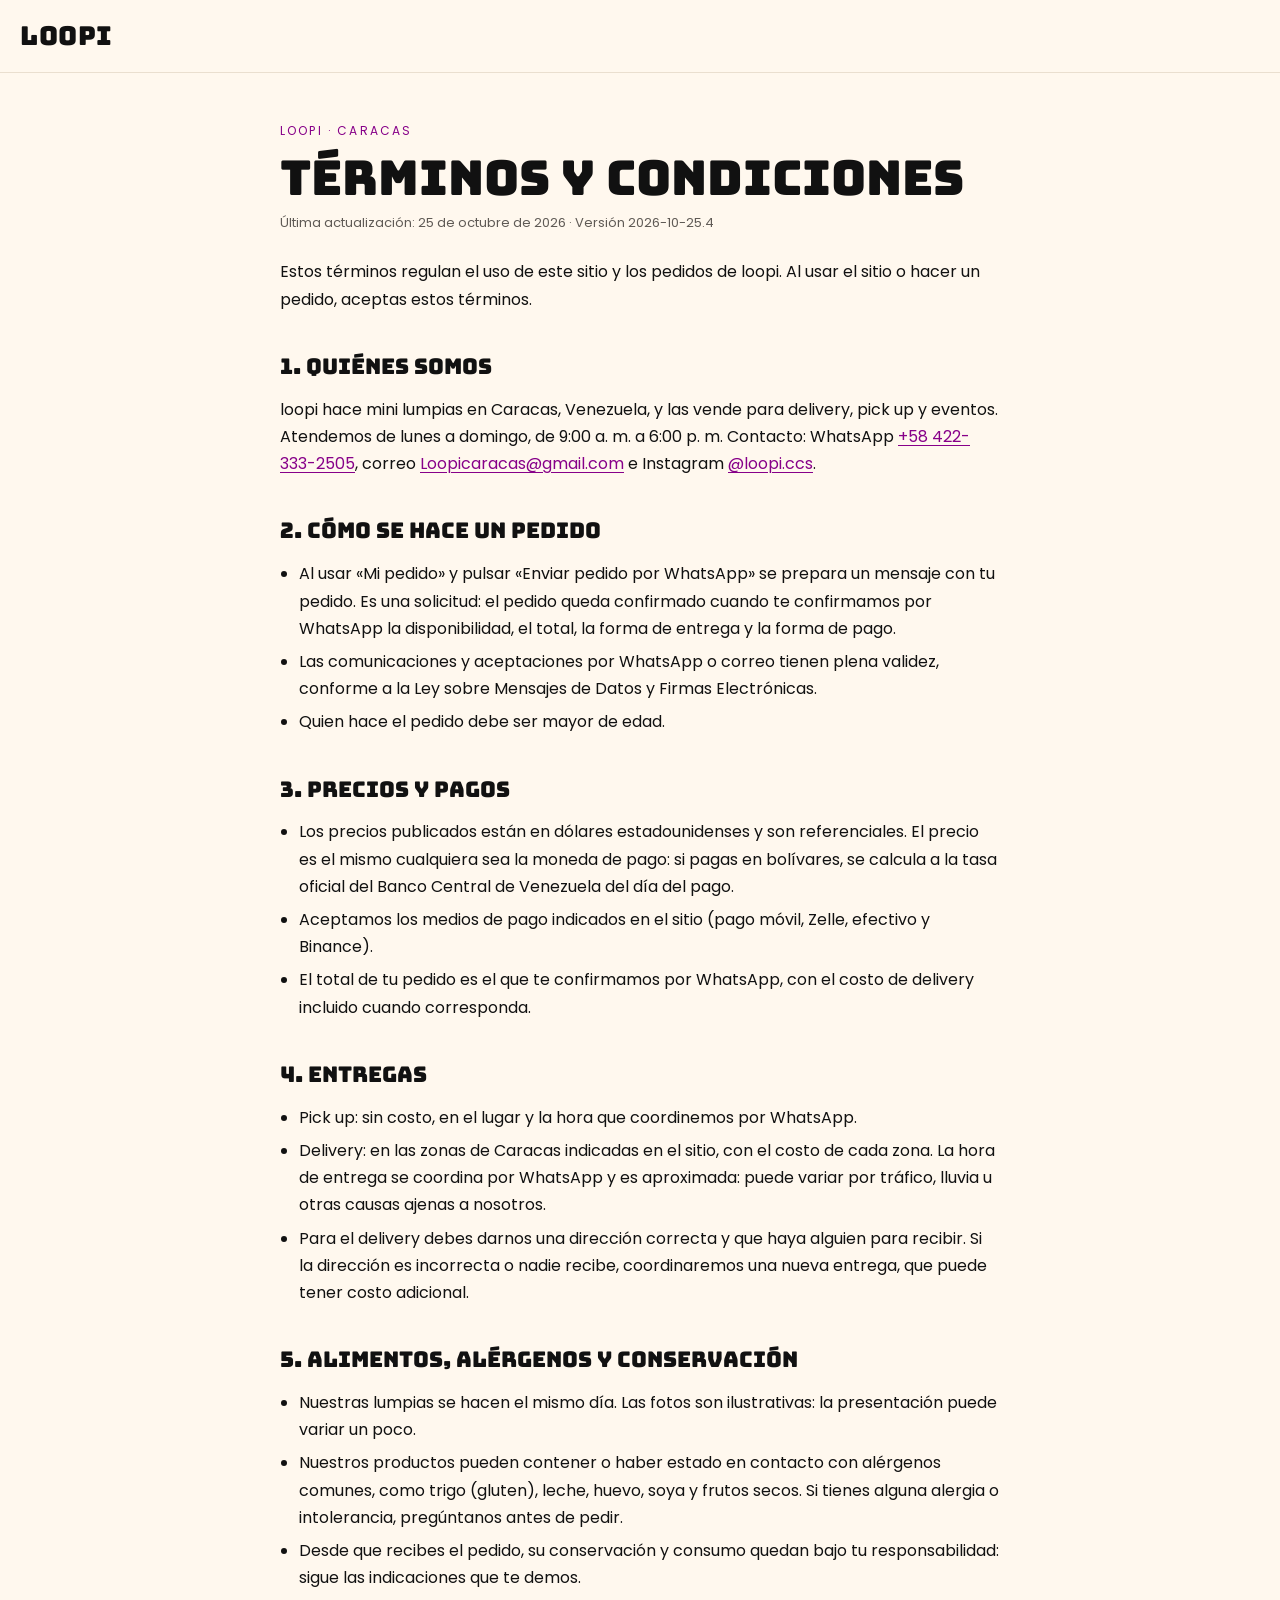
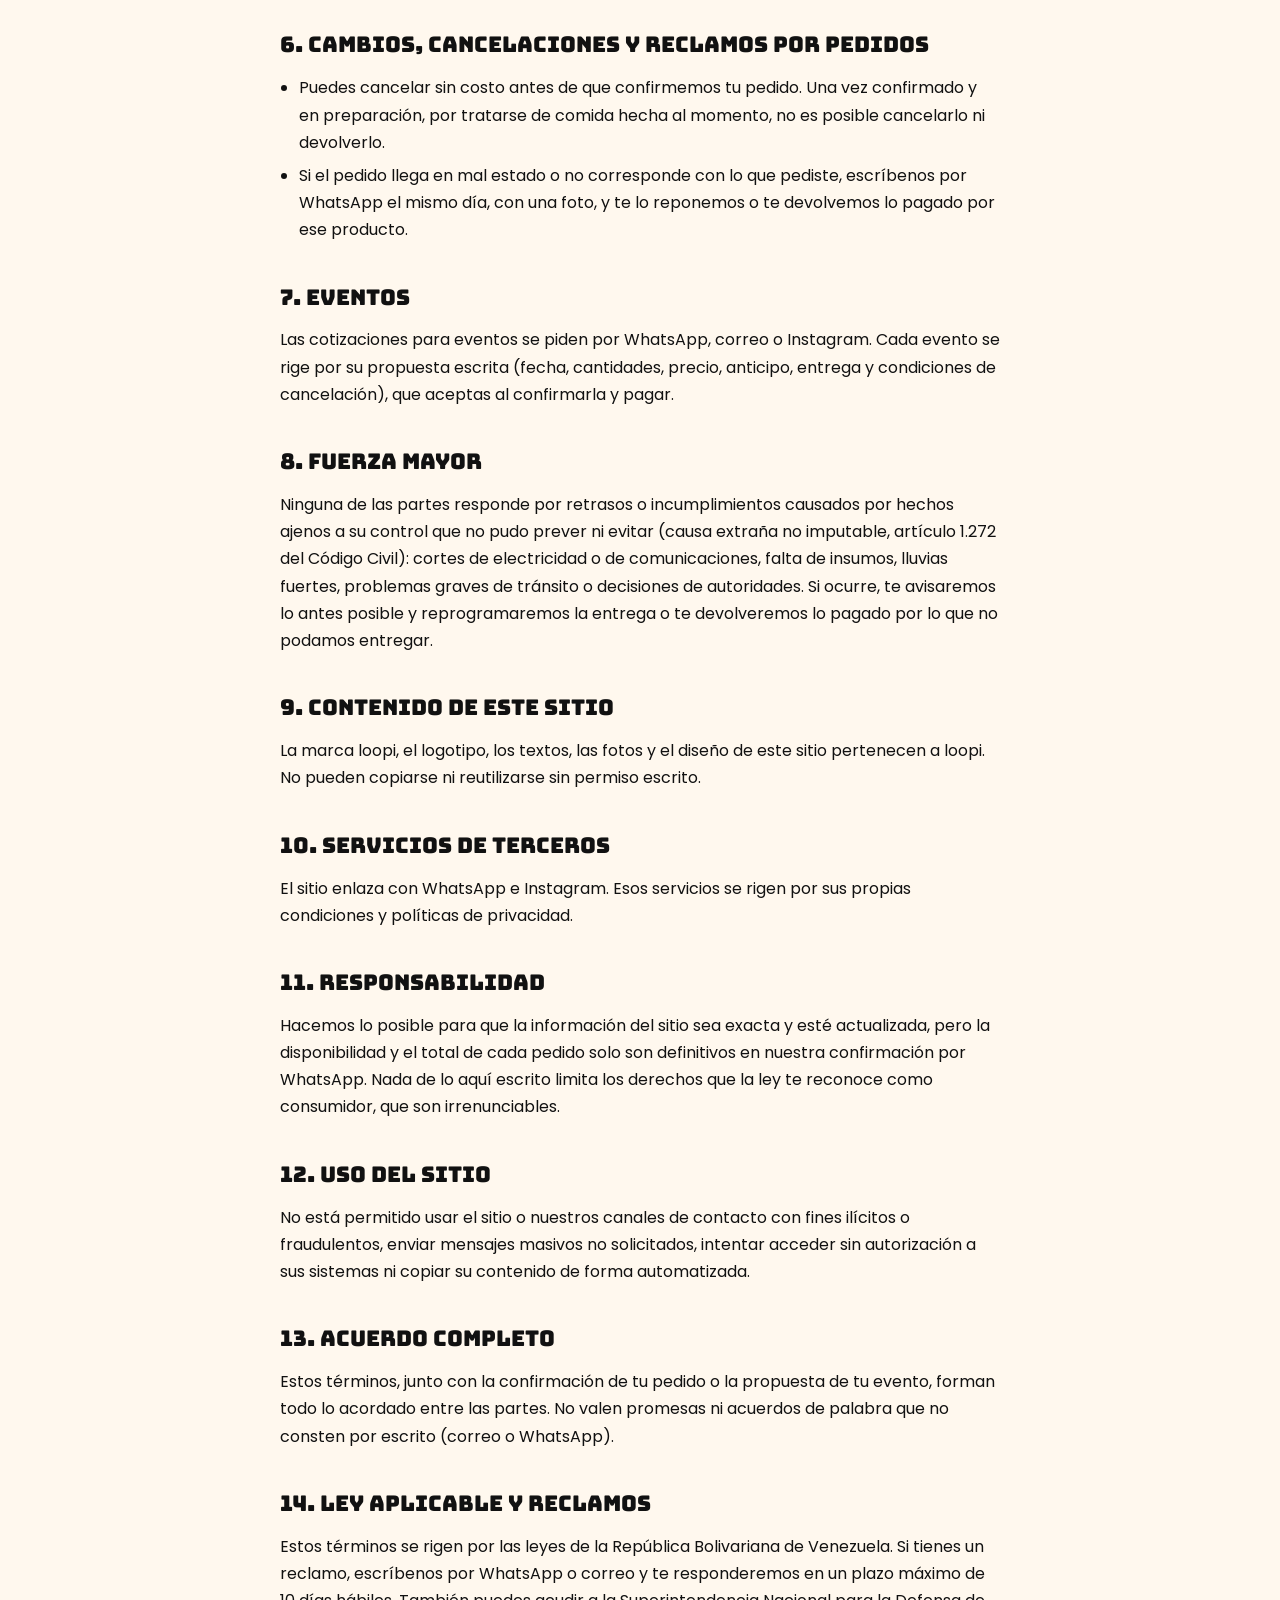
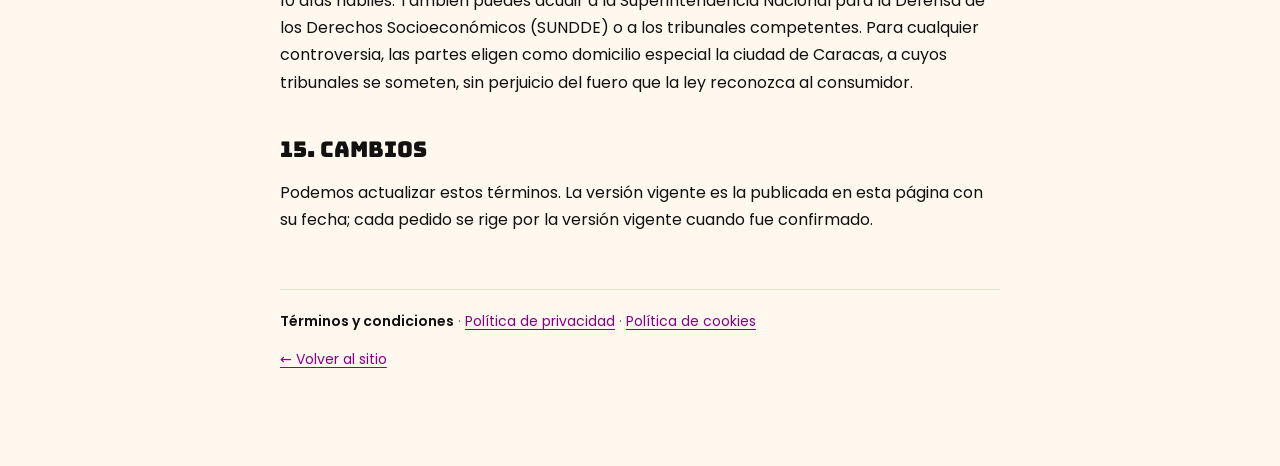
<file: terminos.html>
<!DOCTYPE html>
<html lang="es">
<head>
<meta charset="UTF-8">
<meta name="viewport" content="width=device-width, initial-scale=1">
<title>Términos y condiciones — loopi</title>
<meta name="description" content="Condiciones de los pedidos, entregas y eventos de loopi en Caracas.">
<meta name="robots" content="noindex, follow">
<link rel="icon" type="image/svg+xml" href="./assets/logo/loopi-isotipo.svg">
<link rel="icon" href="./favicon.ico" sizes="any">
<link rel="preconnect" href="https://fonts.googleapis.com">
<link rel="preconnect" href="https://fonts.gstatic.com" crossorigin>
<link href="https://fonts.googleapis.com/css2?family=Bungee&family=Poppins:wght@400;500;600&display=swap" rel="stylesheet">
<style>
:root { --bg: #FFF8EE; --ink: #111111; --muted: #5f5a55; --accent: #870089; --line: #EADFCF; --card: #FFEFD6; }
*, *::before, *::after { box-sizing: border-box; }
html { -webkit-text-size-adjust: 100%; }
body { margin: 0; background: var(--bg); color: var(--ink); font-family: 'Poppins', system-ui, sans-serif; font-size: 16px; line-height: 1.7; }
.lg-top { position: sticky; top: 0; z-index: 2; display: flex; align-items: center; justify-content: space-between; gap: 16px; padding: 14px 20px; background: var(--bg); border-bottom: 1px solid var(--line); }
.lg-brand { font-family: 'Bungee', 'Poppins', sans-serif; font-size: 26px; letter-spacing: 0.02em; text-transform: none; color: var(--ink); text-decoration: none; font-weight: 500; }
.lg-lang { display: flex; gap: 4px; }
.lg-lang button { font: inherit; font-size: 13px; letter-spacing: 0.08em; padding: 6px 10px; border: 1px solid var(--line); background: transparent; color: var(--muted); border-radius: 999px; cursor: pointer; }
.lg-lang button[aria-pressed="true"] { background: var(--ink); color: var(--bg); border-color: var(--ink); }
main { max-width: 760px; margin: 0 auto; padding: 48px 20px 80px; }
.lg-kicker { margin: 0; font-size: 12px; letter-spacing: 0.18em; text-transform: uppercase; color: var(--accent); }
h1 { font-family: 'Bungee', 'Poppins', sans-serif; font-weight: 400; font-size: clamp(2rem, 1.4rem + 2.6vw, 3rem); line-height: 1.1; margin: 10px 0 8px; }
h2 { font-family: 'Bungee', 'Poppins', sans-serif; font-weight: 400; font-size: 1.35rem; line-height: 1.25; margin: 40px 0 10px; }
.lg-meta span { white-space: nowrap; }
.lg-meta { margin: 0 0 24px; font-size: 13px; color: var(--muted); }
p, li { color: var(--ink); }
ul { padding-left: 1.2em; }
li { margin: 6px 0; }
a { color: var(--accent); text-underline-offset: 3px; }
.lg-table { overflow-x: auto; margin: 12px 0; border: 1px solid var(--line); border-radius: 10px; }
table { width: 100%; border-collapse: collapse; font-size: 14px; }
th, td { text-align: left; vertical-align: top; padding: 10px 12px; border-bottom: 1px solid var(--line); }
th { background: var(--card); font-weight: 600; }
tr:last-child td { border-bottom: 0; }
.lg-docs { margin-top: 56px; padding-top: 20px; border-top: 1px solid var(--line); font-size: 14px; color: var(--muted); }
.lg-docs a[aria-current] { color: var(--ink); text-decoration: none; font-weight: 600; }
.lg-back { font-size: 14px; }
:focus-visible { outline: 2px solid var(--accent); outline-offset: 2px; }
</style>
</head>
<body>
<header class="lg-top"><a class="lg-brand" href="./index.html" data-home-en="">loopi</a></header>
<main>
<article data-lang="es" lang="es">
  <p class="lg-kicker">loopi · Caracas</p>
  <h1>Términos y condiciones</h1>
  <p class="lg-meta"><span>Última actualización: 25 de octubre de 2026</span> · <span>Versión 2026-10-25.4</span></p>
  <div class="lg-intro"><p>Estos términos regulan el uso de este sitio y los pedidos de loopi. Al usar el sitio o hacer un pedido, aceptas estos términos.</p></div>
  <section><h2>1. Quiénes somos</h2><p>loopi hace mini lumpias en Caracas, Venezuela, y las vende para delivery, pick up y eventos. Atendemos de lunes a domingo, de 9:00 a. m. a 6:00 p. m. Contacto: WhatsApp <a href="https://wa.me/584223332505">+58 422-333-2505</a>, correo <a href="mailto:Loopicaracas@gmail.com">Loopicaracas@gmail.com</a> e Instagram <a href="https://www.instagram.com/loopi.ccs" rel="noopener">@loopi.ccs</a>.</p></section><section><h2>2. Cómo se hace un pedido</h2><ul><li>Al usar «Mi pedido» y pulsar «Enviar pedido por WhatsApp» se prepara un mensaje con tu pedido. Es una solicitud: el pedido queda confirmado cuando te confirmamos por WhatsApp la disponibilidad, el total, la forma de entrega y la forma de pago.</li><li>Las comunicaciones y aceptaciones por WhatsApp o correo tienen plena validez, conforme a la Ley sobre Mensajes de Datos y Firmas Electrónicas.</li><li>Quien hace el pedido debe ser mayor de edad.</li></ul></section><section><h2>3. Precios y pagos</h2><ul><li>Los precios publicados están en dólares estadounidenses y son referenciales. El precio es el mismo cualquiera sea la moneda de pago: si pagas en bolívares, se calcula a la tasa oficial del Banco Central de Venezuela del día del pago.</li><li>Aceptamos los medios de pago indicados en el sitio (pago móvil, Zelle, efectivo y Binance).</li><li>El total de tu pedido es el que te confirmamos por WhatsApp, con el costo de delivery incluido cuando corresponda.</li></ul></section><section><h2>4. Entregas</h2><ul><li>Pick up: sin costo, en el lugar y la hora que coordinemos por WhatsApp.</li><li>Delivery: en las zonas de Caracas indicadas en el sitio, con el costo de cada zona. La hora de entrega se coordina por WhatsApp y es aproximada: puede variar por tráfico, lluvia u otras causas ajenas a nosotros.</li><li>Para el delivery debes darnos una dirección correcta y que haya alguien para recibir. Si la dirección es incorrecta o nadie recibe, coordinaremos una nueva entrega, que puede tener costo adicional.</li></ul></section><section><h2>5. Alimentos, alérgenos y conservación</h2><ul><li>Nuestras lumpias se hacen el mismo día. Las fotos son ilustrativas: la presentación puede variar un poco.</li><li>Nuestros productos pueden contener o haber estado en contacto con alérgenos comunes, como trigo (gluten), leche, huevo, soya y frutos secos. Si tienes alguna alergia o intolerancia, pregúntanos antes de pedir.</li><li>Desde que recibes el pedido, su conservación y consumo quedan bajo tu responsabilidad: sigue las indicaciones que te demos.</li></ul></section><section><h2>6. Cambios, cancelaciones y reclamos por pedidos</h2><ul><li>Puedes cancelar sin costo antes de que confirmemos tu pedido. Una vez confirmado y en preparación, por tratarse de comida hecha al momento, no es posible cancelarlo ni devolverlo.</li><li>Si el pedido llega en mal estado o no corresponde con lo que pediste, escríbenos por WhatsApp el mismo día, con una foto, y te lo reponemos o te devolvemos lo pagado por ese producto.</li></ul></section><section><h2>7. Eventos</h2><p>Las cotizaciones para eventos se piden por WhatsApp, correo o Instagram. Cada evento se rige por su propuesta escrita (fecha, cantidades, precio, anticipo, entrega y condiciones de cancelación), que aceptas al confirmarla y pagar.</p></section><section><h2>8. Fuerza mayor</h2><p>Ninguna de las partes responde por retrasos o incumplimientos causados por hechos ajenos a su control que no pudo prever ni evitar (causa extraña no imputable, artículo 1.272 del Código Civil): cortes de electricidad o de comunicaciones, falta de insumos, lluvias fuertes, problemas graves de tránsito o decisiones de autoridades. Si ocurre, te avisaremos lo antes posible y reprogramaremos la entrega o te devolveremos lo pagado por lo que no podamos entregar.</p></section><section><h2>9. Contenido de este sitio</h2><p>La marca loopi, el logotipo, los textos, las fotos y el diseño de este sitio pertenecen a loopi. No pueden copiarse ni reutilizarse sin permiso escrito.</p></section><section><h2>10. Servicios de terceros</h2><p>El sitio enlaza con WhatsApp e Instagram. Esos servicios se rigen por sus propias condiciones y políticas de privacidad.</p></section><section><h2>11. Responsabilidad</h2><p>Hacemos lo posible para que la información del sitio sea exacta y esté actualizada, pero la disponibilidad y el total de cada pedido solo son definitivos en nuestra confirmación por WhatsApp. Nada de lo aquí escrito limita los derechos que la ley te reconoce como consumidor, que son irrenunciables.</p></section><section><h2>12. Uso del sitio</h2><p>No está permitido usar el sitio o nuestros canales de contacto con fines ilícitos o fraudulentos, enviar mensajes masivos no solicitados, intentar acceder sin autorización a sus sistemas ni copiar su contenido de forma automatizada.</p></section><section><h2>13. Acuerdo completo</h2><p>Estos términos, junto con la confirmación de tu pedido o la propuesta de tu evento, forman todo lo acordado entre las partes. No valen promesas ni acuerdos de palabra que no consten por escrito (correo o WhatsApp).</p></section><section><h2>14. Ley aplicable y reclamos</h2><p>Estos términos se rigen por las leyes de la República Bolivariana de Venezuela. Si tienes un reclamo, escríbenos por WhatsApp o correo y te responderemos en un plazo máximo de 10 días hábiles. También puedes acudir a la Superintendencia Nacional para la Defensa de los Derechos Socioeconómicos (SUNDDE) o a los tribunales competentes. Para cualquier controversia, las partes eligen como domicilio especial la ciudad de Caracas, a cuyos tribunales se someten, sin perjuicio del fuero que la ley reconozca al consumidor.</p></section><section><h2>15. Cambios</h2><p>Podemos actualizar estos términos. La versión vigente es la publicada en esta página con su fecha; cada pedido se rige por la versión vigente cuando fue confirmado.</p></section>
  <nav class="lg-docs" aria-label="Legal"><a href="terminos.html" aria-current="page">Términos y condiciones</a> · <a href="privacidad.html">Política de privacidad</a> · <a href="cookies.html">Política de cookies</a></nav>
  <p class="lg-back"><a href="./index.html">← Volver al sitio</a></p>
</article>
</main>

</body>
</html>
</file>
<file: styles.css>
/* ==========================================================================
   loopi — sistema de diseño
   ========================================================================== */

:root {
  /* Colores de marca */
  --rojo: #E71600;
  --naranja: #FFA500;
  --morado: #AC00B1;
  --negro: #111111;
  --crema: #FFF8EE;

  --rojo-oscuro: #B81100;
  --morado-oscuro: #870089;

  /* Texto */
  --texto-oscuro: var(--negro);
  --texto-claro: var(--crema);
  --texto-muted: #6b6b6b;
  /* Blanco puro: solo para texto de cuerpo/normal sobre --rojo, donde --crema
     baja de 4.5:1 de contraste AA. --crema se mantiene intacto como fondo/marca. */
  --texto-sobre-rojo: #FFFFFF;

  /* Tipografía */
  --font-heading: 'Bungee', 'Poppins', 'Arial Rounded MT Bold', sans-serif;
  --font-body: 'Poppins', 'Inter', system-ui, sans-serif;

  /* Espaciado */
  --space-xs: 0.5rem;
  --space-sm: 1rem;
  --space-md: 1.5rem;
  --space-lg: 2.5rem;
  --space-xl: 4rem;
  --space-2xl: 6rem;

  /* Radios */
  --radius-card: 24px;
  --radius-pill: 999px;
  --radius-sm: 14px;

  /* Sombras de color, nunca grises */
  --shadow-rojo: 0 12px 30px rgba(231, 22, 0, 0.25);
  --shadow-morado: 0 12px 30px rgba(172, 0, 177, 0.22);
  --shadow-suave: 0 8px 24px rgba(17, 17, 17, 0.08);

  /* Layout */
  --container-max: 1180px;
  --header-height: 76px;

  /* Movimiento */
  --ease: cubic-bezier(0.22, 1, 0.36, 1);
  --transition-fast: 200ms var(--ease);
  --transition-med: 300ms var(--ease);
}

/* ==========================================================================
   Reset
   ========================================================================== */
*, *::before, *::after { box-sizing: border-box; }
html { scroll-behavior: auto; }
/* Compensa el header fijo en todo scroll-to-anchor (scrollIntoView en
   initScrollSuave, main.js) para que el destino no quede tapado. */
section[id] { scroll-margin-top: calc(var(--header-height) + 12px); }
body {
  margin: 0;
  font-family: var(--font-body);
  color: var(--texto-oscuro);
  background: var(--crema);
  -webkit-font-smoothing: antialiased;
}
img { max-width: 100%; display: block; }
a { color: inherit; text-decoration: none; }
ul, ol { list-style: none; margin: 0; padding: 0; }
h1, h2, h3, h4, p, dl, dd { margin: 0; }
button { font: inherit; color: inherit; background: none; border: none; cursor: pointer; padding: 0; }
input, select { font: inherit; }

/* position:fixed (no solo overflow:hidden) porque en iOS Safari el body
   sigue rebotando/scrolleando detrás de un overlay solo con overflow:hidden.
   El "top" negativo lo pone JS (bloquearScroll en main.js) para mantener la
   posición visual exacta donde estaba el scroll al bloquear. */
body.no-scroll {
  overflow: hidden;
  position: fixed;
  left: 0;
  right: 0;
  width: 100%;
}

:focus-visible {
  outline: 3px solid var(--morado);
  outline-offset: 3px;
  border-radius: 4px;
}

.skip-link {
  position: absolute;
  left: -9999px;
  top: 0;
  background: var(--crema);
  color: var(--negro);
  padding: var(--space-sm) var(--space-md);
  z-index: 2000;
  border-radius: 0 0 var(--radius-sm) 0;
}
.skip-link:focus {
  left: 0;
}

/* ==========================================================================
   Pantalla de carga
   ========================================================================== */
.preloader {
  position: fixed;
  inset: 0;
  z-index: 3000;
  display: flex;
  flex-direction: column;
  align-items: center;
  justify-content: center;
  gap: var(--space-md);
  background: var(--crema);
  opacity: 1;
  visibility: visible;
  transition: opacity 500ms var(--ease), visibility 500ms var(--ease);
}
.preloader.is-hidden {
  opacity: 0;
  visibility: hidden;
  pointer-events: none;
}
.preloader__spiral {
  width: 84px;
  height: 84px;
  animation: preloader-spin 1.6s linear infinite;
}
.preloader__wordmark {
  width: 150px;
  height: auto;
}
.preloader__wordmark-text { fill: var(--rojo); }

@keyframes preloader-spin {
  to { transform: rotate(360deg); }
}
@media (prefers-reduced-motion: reduce) {
  .preloader__spiral { animation: none; }
  .preloader { transition: opacity 200ms linear; }
}

.container {
  max-width: var(--container-max);
  margin-inline: auto;
  padding-inline: var(--space-md);
}

/* ==========================================================================
   Tipografía general
   ========================================================================== */
.section-title {
  font-family: var(--font-heading);
  font-weight: 800;
  text-transform: uppercase;
  font-size: clamp(1.8rem, 4vw, 2.6rem);
  letter-spacing: 0.01em;
  margin-bottom: var(--space-sm);
}
.section-subtitle {
  font-size: 1.05rem;
  color: var(--texto-muted);
  max-width: 46ch;
  margin-bottom: var(--space-md);
}

/* ==========================================================================
   Botones
   ========================================================================== */
.btn {
  display: inline-flex;
  align-items: center;
  gap: 0.5rem;
  padding: 0.9rem 1.8rem;
  border-radius: var(--radius-pill);
  font-weight: 600;
  font-size: 1rem;
  transition: transform var(--transition-fast), box-shadow var(--transition-fast), background var(--transition-fast);
  white-space: nowrap;
}
.btn:hover { transform: translateY(-2px) scale(1.02); }
.btn svg { width: 1.2em; height: 1.2em; }

.btn--primary {
  background: var(--rojo);
  color: var(--crema);
  box-shadow: var(--shadow-rojo);
}
.btn--primary:hover { background: var(--rojo-oscuro); }

.btn--light {
  background: var(--crema);
  color: var(--rojo-oscuro);
  box-shadow: 0 8px 20px rgba(17, 17, 17, 0.15);
}
.btn--light:hover { background: #fff; }

.btn--outline-light {
  background: transparent;
  color: var(--texto-sobre-rojo);
  border: 2px solid var(--texto-sobre-rojo);
}
.btn--outline-light:hover { background: rgba(255, 248, 238, 0.15); }

.btn--whatsapp {
  background: var(--negro);
  color: var(--crema);
  width: 100%;
  justify-content: center;
}
.btn--whatsapp:hover { background: #000; }

.btn--full {
  width: 100%;
  white-space: normal;
  text-align: center;
}

.btn.is-disabled {
  opacity: 0.45;
  pointer-events: none;
}

/* ==========================================================================
   Header
   ========================================================================== */
.header {
  position: fixed;
  inset: 0 0 auto 0;
  z-index: 900;
  height: calc(var(--header-height) + env(safe-area-inset-top, 0px));
  padding-top: env(safe-area-inset-top, 0px);
  padding-left: env(safe-area-inset-left, 0px);
  padding-right: env(safe-area-inset-right, 0px);
  display: flex;
  align-items: center;
  background: transparent;
  transition: background var(--transition-med), box-shadow var(--transition-med);
}
.header--scrolled {
  background: var(--crema);
  box-shadow: var(--shadow-suave);
}
.header__inner {
  display: flex;
  align-items: center;
  justify-content: space-between;
  gap: var(--space-md);
  width: 100%;
}
.header__logo { display: inline-grid; height: 40px; }
.header__logo-img {
  grid-area: 1 / 1;
  height: 40px;
  width: auto;
  transition: opacity var(--transition-med);
}
.header__logo-img--crema { opacity: 1; }
.header__logo-img--rojo { opacity: 0; }
.header--scrolled .header__logo-img--crema { opacity: 0; }
.header--scrolled .header__logo-img--rojo { opacity: 1; }

.logo-mark__text {
  font-family: var(--font-heading);
  font-weight: 800;
  font-size: 84px;
  fill: var(--crema);
  transition: fill var(--transition-med);
}
.header--scrolled .logo-mark__text { fill: var(--rojo); }
.logo-mark__dot-a { fill: var(--naranja); }
.logo-mark__dot-b { fill: var(--rojo); }

.header__nav {
  display: none;
  align-items: center;
  gap: var(--space-lg);
  font-weight: 600;
  color: var(--texto-sobre-rojo);
  transition: color var(--transition-med);
}
.header--scrolled .header__nav { color: var(--negro); }
.header__nav a, .header__nav button {
  position: relative;
  padding-block: 4px;
  font: inherit;
  font-weight: inherit;
  color: inherit;
  background: none;
  border: none;
  cursor: pointer;
  display: inline-flex;
  align-items: center;
  gap: 0.35rem;
}
/* Estado transparente (sobre el hero rojo): subrayado en hover, no cambio de color,
   para no perder contraste con el fondo rojo. */
.header__nav a:hover, .header__nav button:hover { text-decoration: underline; text-underline-offset: 4px; }
.header--scrolled .header__nav a:hover, .header--scrolled .header__nav button:hover { color: var(--rojo-oscuro); text-decoration: none; }

.header__nav-badge {
  min-width: 18px;
  height: 18px;
  padding-inline: 4px;
  border-radius: 999px;
  background: var(--naranja);
  color: var(--negro);
  font-size: 0.7rem;
  font-weight: 800;
  display: flex;
  align-items: center;
  justify-content: center;
  line-height: 1;
}

.header__cta { display: none; }

.header__hamburger {
  display: flex;
  align-items: center;
  justify-content: center;
  width: 44px;
  height: 44px;
  color: var(--crema);
  transition: color var(--transition-med);
}
.header--scrolled .header__hamburger { color: var(--negro); }
.header__hamburger svg { width: 28px; height: 28px; }

@media (min-width: 900px) {
  .header__nav { display: flex; }
  .header__cta { display: inline-flex; }
  .header__hamburger { display: none; }
}

/* Menú móvil */
.mobile-nav {
  position: fixed;
  inset: 0;
  background: var(--rojo);
  z-index: 1000;
  display: flex;
  flex-direction: column;
  padding: var(--space-md);
  transform: translateY(-100%);
  transition: transform var(--transition-med);
}
.mobile-nav.is-open { transform: translateY(0); }
.mobile-nav__close {
  align-self: flex-end;
  width: 44px;
  height: 44px;
  color: var(--crema);
}
.mobile-nav__close svg { width: 28px; height: 28px; }
.mobile-nav__nav {
  flex: 1;
  display: flex;
  flex-direction: column;
  align-items: center;
  justify-content: center;
  gap: var(--space-lg);
}
.mobile-nav__nav a, .mobile-nav__nav button {
  font-family: var(--font-heading);
  font-weight: 800;
  text-transform: uppercase;
  font-size: 1.8rem;
  color: var(--crema);
  background: none;
  border: none;
  cursor: pointer;
  display: inline-flex;
  align-items: center;
  gap: 0.5rem;
}
.mobile-nav__badge {
  min-width: 26px;
  height: 26px;
  padding-inline: 6px;
  border-radius: 999px;
  background: var(--naranja);
  color: var(--negro);
  font-size: 1rem;
  display: flex;
  align-items: center;
  justify-content: center;
  line-height: 1;
}

@media (min-width: 900px) {
  .mobile-nav { display: none; }
}

/* ==========================================================================
   Hero
   ========================================================================== */
/* Portada fija: .hero es un envoltorio alto (140svh) que le da al navegador
   "pista" de scroll extra; .hero__sticky se pega arriba (position:sticky) y
   se queda quieta en pantalla mientras ese sobrante se consume, hasta que se
   acaba y la siguiente sección la tapa al subir. */
.hero { position: relative; height: 140svh; }
.hero__sticky {
  position: sticky;
  top: 0;
  height: 100svh;
  min-height: 560px;
  display: flex;
  align-items: center;
  justify-content: center;
  color: var(--crema);
  overflow: hidden;
  padding-top: calc(var(--header-height) + env(safe-area-inset-top, 0px));
  padding-bottom: var(--space-2xl);
  text-align: center;
}
@media (prefers-reduced-motion: reduce) {
  .hero { height: auto; }
  .hero__sticky { position: relative; height: auto; min-height: 82svh; }
}

/* Capas de color apiladas: rojo es la base fija, morado y naranja se
   funden encima según el progreso de scroll (ver initHeroColorShift en
   main.js). Solo afecta el fondo de esta sección. */
.hero__capa { position: absolute; inset: 0; }
.hero__capa--rojo { background: var(--rojo); z-index: 0; }
.hero__capa--morado { background: var(--morado); z-index: 1; opacity: 0; }
.hero__capa--naranja { background: var(--naranja); z-index: 2; opacity: 0; }

.hero__lluvia {
  position: absolute;
  inset: 0;
  z-index: 4;
  overflow: hidden;
  pointer-events: none;
}
.hero__lumpia-cayendo {
  position: absolute;
  top: -80px;
  height: auto;
  opacity: 0;
  animation-name: lumpia-caer;
  animation-timing-function: ease-in;
  animation-fill-mode: forwards;
  filter: drop-shadow(0 6px 10px rgba(0, 0, 0, 0.25));
}
@keyframes lumpia-caer {
  0% { transform: translateY(0) rotate(var(--rot-inicial)); opacity: 0; }
  8% { opacity: 1; }
  92% { opacity: 1; }
  100% { transform: translateY(100vh) rotate(var(--rot-final)); opacity: 0; }
}

.hero__inner {
  position: relative;
  z-index: 5;
  display: flex;
  justify-content: center;
}
.hero__copy {
  display: flex;
  flex-direction: column;
  align-items: center;
  max-width: 620px;
}

.hero__isotipo-wrap {
  width: clamp(84px, 13vw, 132px);
  height: clamp(84px, 13vw, 132px);
  border-radius: 50%;
  background: rgba(255, 248, 238, 0.16);
  display: flex;
  align-items: center;
  justify-content: center;
  margin-bottom: var(--space-md);
  animation: hero-isotipo-spin 24s linear infinite;
}
.hero__isotipo { width: 68%; height: 68%; filter: drop-shadow(0 4px 10px rgba(0, 0, 0, 0.25)); }
@keyframes hero-isotipo-spin {
  to { transform: rotate(360deg); }
}

/* Wordmark como pieza central de la portada: mucho más grande que antes
   (era min(56vw,220px)) para que el branding domine la composición. */
.hero__logo-h1 {
  position: relative;
  margin: 0 0 var(--space-md);
  line-height: 0;
  overflow: hidden;
}
/* Logo cursivo oficial en amarillo/naranja de marca (no el rojo original
   del archivo) — el fondo de la portada pasa por rojo, morado y un tinte
   naranja según el scroll (initHeroColorShift), y un logo rojo se pierde
   contra el estado rojo base. Naranja mantiene buen contraste en los tres. */
.hero__logo {
  width: min(82vw, 560px);
  height: auto;
  /* Arranca "sin escribir" — clip-path lo revela de izquierda a derecha
     cuando .hero__copy entra en pantalla (mismo trigger data-reveal que ya
     usa el resto del hero). No es trazo vectorial real (el archivo es un
     logo de imagen, no un path a mano) — un wipe de izquierda a derecha es
     la forma confiable de simular "se está escribiendo" sobre un raster. */
  clip-path: inset(0 100% 0 0);
}
.hero__copy.is-visible .hero__logo {
  animation: logo-escribir 2.8s cubic-bezier(0.65, 0, 0.35, 1) 0.35s forwards;
}
@keyframes logo-escribir {
  to { clip-path: inset(0 0% 0 0); }
}
/* Color inicial (amarillo/naranja de marca) — initHeroColorShift en main.js
   lo funde hacia el morado a medida que se consume el scroll fijo de la
   portada, con color-mix() en vez de --naranja fijo. */
.hero__slogan {
  font-family: var(--font-heading);
  font-weight: 800;
  text-transform: uppercase;
  letter-spacing: 0.08em;
  font-size: clamp(1.15rem, 3.4vw, 1.75rem);
  color: var(--naranja);
  margin-bottom: var(--space-lg);
}
.hero__ctas { display: flex; flex-wrap: wrap; justify-content: center; gap: var(--space-sm); }

.hero__copy {
  opacity: 0;
  transform: translateY(24px);
  transition: opacity 700ms var(--ease), transform 700ms var(--ease);
}
.hero__copy.is-visible { opacity: 1; transform: translateY(0); }

@media (prefers-reduced-motion: reduce) {
  .hero__isotipo-wrap { animation: none; }
  .hero__lluvia { display: none; }
}

/* ==========================================================================
   Mira de cerca — carrusel de una sola foto, al final de la página.
   La frase va superpuesta y centrada sobre la foto; una flecha avanza
   a la siguiente combinación foto+frase (loop de 3), ver initMiraCerca
   en main.js. Reemplaza la vieja galería de 3 filas apiladas — mucho
   más corta en mobile, que era el problema original.
   ========================================================================== */
/* Foto enmarcada dentro de un contenedor (no full-bleed): a lo ancho
   completo dejaba franjas negras enormes a los lados en pantallas
   grandes. Con un ancho tope + sombra se lee como una foto a propósito,
   nunca se recorta y nunca queda más alta que Contacto. */
.mira-cerca {
  padding-block: var(--space-2xl);
  padding-inline: var(--space-lg);
  background: #fff;
  display: flex;
  align-items: center;
  justify-content: center;
  gap: var(--space-lg);
  flex-wrap: wrap;
}
.mira-cerca__img {
  max-width: min(100%, 720px);
  max-height: 480px;
  width: auto;
  height: auto;
  display: block;
  border-radius: var(--radius-card);
  box-shadow: 0 20px 50px rgba(17, 17, 17, 0.25);
}
.mira-cerca__frase {
  display: flex;
  flex-direction: column;
  gap: 0.05em;
}
.mira-cerca__frase-linea {
  font-family: var(--font-heading);
  font-weight: 800;
  text-transform: uppercase;
  font-size: clamp(1.6rem, 3.2vw, 2.6rem);
  line-height: 1.15;
  color: var(--negro);
}
.mira-cerca__frase-linea--morado { color: var(--morado); }
.mira-cerca__frase-linea--naranja { color: var(--naranja); }
@media (max-width: 600px) {
  .mira-cerca { padding-block: var(--space-lg); padding-inline: var(--space-md); }
  .mira-cerca__frase-linea { font-size: clamp(1.4rem, 7vw, 2rem); text-align: center; }
}

/* ==========================================================================
   Reveal genérico (IntersectionObserver)
   ========================================================================== */
[data-reveal] {
  opacity: 0;
  transform: translateY(28px);
  transition: opacity 600ms var(--ease), transform 600ms var(--ease);
}
[data-reveal].is-visible { opacity: 1; transform: translateY(0); }

@media (prefers-reduced-motion: reduce) {
  [data-reveal], .hero__copy {
    transition: none !important;
    transform: none !important;
    opacity: 1 !important;
  }
  .hero__logo { animation: none !important; clip-path: none !important; }
}

/* ==========================================================================
   Ruleta de sabores (carrusel deslizable)
   ========================================================================== */
/* Mismo rollito espiral que el footer, en versión clara para el fondo
   crema — sin máscara radial acá porque el contenido de esta sección
   (título + kicker + carrusel) es angosto, no ocupa el centro entero
   como en el footer, así que no hace falta despejarle el medio. */
.salsas { padding-block: var(--space-2xl); background: var(--rojo); text-align: center; }
.salsas .section-title { color: var(--crema); }
/* Grid de 2 columnas (ancho natural por contenido, no estirado) en vez de
   flex-wrap: con 5 salsas, flex-wrap dejaba la última ("Thai") flotando
   sola y descentrada en su propia fila. Acá la última pill se declara
   explícitamente a ancho completo y centrada — se lee como un cierre a
   propósito, no como un sobrante. En mobile angosto baja a 1 columna. */
.salsas__grid {
  display: grid;
  grid-template-columns: 1fr;
  justify-content: center;
  justify-items: center;
  gap: var(--space-sm) var(--space-md);
  max-width: 640px;
  margin-inline: auto;
  margin-top: var(--space-lg);
}
@media (min-width: 460px) {
  .salsas__grid { grid-template-columns: repeat(2, max-content); }
  .salsa__item:last-child { grid-column: 1 / -1; }
}
.salsa__item {
  display: flex;
  align-items: center;
  gap: var(--space-sm);
  padding: 0.5rem 0.5rem 0.5rem 0.9rem;
  border-radius: var(--radius-pill);
  background: var(--crema);
  border: 1px solid rgba(17, 17, 17, 0.08);
  transition: border-color var(--transition-fast), background var(--transition-fast), box-shadow var(--transition-fast);
}
.salsa__item.is-active {
  border-color: var(--salsa-color, var(--negro));
  background: color-mix(in srgb, var(--salsa-color, var(--negro)) 14%, var(--crema));
  box-shadow: 0 4px 14px color-mix(in srgb, var(--salsa-color, var(--negro)) 30%, transparent);
}
.salsa__swatch {
  width: 10px;
  height: 10px;
  border-radius: 50%;
  background: var(--salsa-color, var(--negro));
  flex-shrink: 0;
}
.salsa__nombre {
  font-family: var(--font-heading);
  font-weight: 800;
  text-transform: uppercase;
  font-size: 0.9rem;
  color: var(--negro);
  white-space: nowrap;
}
.salsa__stepper { display: flex; align-items: center; gap: 0.35rem; flex-shrink: 0; }

/* ==========================================================================
   Menú
   ========================================================================== */
.menu { padding-top: 0; }

.menu__eyebrow {
  margin-bottom: var(--space-sm);
  text-align: center;
  font-family: var(--font-heading);
  font-weight: 800;
  text-transform: uppercase;
  font-size: 1.9rem;
  color: var(--negro);
}

.menu__block { padding-block: var(--space-lg); }
.menu__block--salados { background: var(--naranja); }
.menu__block--postres { background: var(--morado); color: var(--crema); }

.menu__block-title {
  font-family: var(--font-heading);
  font-weight: 800;
  text-transform: uppercase;
  font-size: 1.9rem;
  margin-bottom: var(--space-md);
}
.menu__block-title--light { color: var(--negro); }

/* 2 columnas desde mobile (antes 1) para que el menú no se estire en una
   sola torre larguísima de tarjetas — página más corta y fácil de recorrer. */
.menu__grid {
  display: grid;
  grid-template-columns: repeat(2, 1fr);
  gap: var(--space-sm);
}
@media (min-width: 720px) {
  .menu__grid { grid-template-columns: repeat(3, 1fr); gap: var(--space-md); }
}

/* Tarjetas */
.card {
  position: relative;
  background: #fff;
  border-radius: var(--radius-card);
  overflow: hidden;
  box-shadow: var(--shadow-suave);
  transition: transform var(--transition-med), box-shadow var(--transition-med);
  display: flex;
  flex-direction: column;
  color: var(--negro);
}
.card:hover { transform: scale(1.03); box-shadow: var(--shadow-rojo); }
/* Renders reales del empaque (PNG con fondo transparente, 1:1) — contain
   sobre fondo blanco en vez de cover, para que se vea la bolsita entera
   sin recortarla y que la foto tenga protagonismo real. */
.card__img { width: 100%; aspect-ratio: 1 / 1; object-fit: contain; background: #fff; }
/* Etiqueta PREMIUM (Funghi y Nutella) — pequeña, sobre la esquina de la foto. */
.card__premium {
  position: absolute;
  top: 0.6rem;
  left: 0.6rem;
  z-index: 1;
  font-family: var(--font-heading);
  font-weight: 800;
  text-transform: uppercase;
  font-size: 0.6rem;
  letter-spacing: 0.04em;
  color: #4a3200;
  background: linear-gradient(135deg, #8a6212 0%, #f6d77a 28%, #fff3c4 45%, #d4a537 62%, #f3cf6a 80%, #9c7016 100%);
  background-size: 220% 100%;
  border: 1px solid rgba(138, 98, 18, 0.55);
  text-shadow: 0 1px 0 rgba(255, 245, 205, 0.6);
  box-shadow: 0 2px 6px rgba(156, 112, 22, 0.35), inset 0 1px 0 rgba(255, 255, 255, 0.6);
  padding: 0.2rem 0.5rem;
  border-radius: var(--radius-pill);
  pointer-events: none;
  overflow: hidden;
  animation: premium-brillo 3.5s ease-in-out infinite;
}
/* Destello dorado que cruza la etiqueta de vez en cuando. */
@keyframes premium-brillo {
  0%, 55% { background-position: 100% 0; }
  100% { background-position: 0% 0; }
}
@media (prefers-reduced-motion: reduce) {
  .card__premium { animation: none; background-position: 50% 0; }
}
@media (min-width: 720px) {
  .card__premium { top: 0.85rem; left: 0.85rem; font-size: 0.7rem; }
}
/* Teléfono: todas las bolsitas bajan un poco (mismo tamaño) hacia el
   espacio vacío que quedaba entre la foto y el nombre; así la etiqueta
   PREMIUM tiene aire arriba sin montarse sobre la bolsita ni pegarse al
   borde. El cuerpo se pinta encima por si la foto lo roza. */
@media (max-width: 719px) {
  .card__img { transform: translateY(11%); }
  .card__body { position: relative; }
  .card__premium { top: 9px; left: 12px; }
}
.card__body { padding: 0.6rem; display: flex; flex-direction: column; gap: 0.15rem; flex: 1; }
.card__title-row {
  display: flex;
  align-items: center;
  justify-content: space-between;
  gap: var(--space-sm);
  flex-wrap: wrap;
}
.card__title {
  font-family: var(--font-heading);
  font-weight: 800;
  text-transform: uppercase;
  font-size: 1rem;
  color: var(--negro);
}
.card__unidades {
  font-family: var(--font-heading);
  font-weight: 800;
  text-transform: uppercase;
  font-size: 0.7rem;
  color: var(--crema);
  background: var(--rojo);
  padding: 0.2rem 0.55rem;
  border-radius: var(--radius-pill);
  white-space: nowrap;
}
.card__desc { color: var(--texto-muted); font-size: 0.78rem; margin-bottom: 0.1rem; line-height: 1.25; }

/* Selector de tamaño (pills 12/24 con precio adentro) + un solo stepper
   +/- que actúa sobre el tamaño activo, en vez de 2 filas fijas con su
   propio stepper cada una — menos alto, foto con más protagonismo. */
.card__tamano-selector {
  display: flex;
  gap: 0.35rem;
  /* auto: tamaños y stepper siempre abajo, alineados entre tarjetas
     aunque un título ocupe 2 líneas. */
  margin-top: auto;
  padding-top: 0.35rem;
}
.card__tamano-btn {
  flex: 1;
  display: flex;
  flex-direction: column;
  align-items: center;
  padding: 0.3rem 0.2rem;
  border: 1.5px solid rgba(17, 17, 17, 0.15);
  border-radius: 8px;
  background: transparent;
  color: var(--negro);
  transition: background var(--transition-fast), border-color var(--transition-fast);
}
.card__tamano-btn.is-active { background: var(--negro); border-color: var(--negro); color: var(--crema); }
.card__tamano-btn-num { font-family: var(--font-heading); font-weight: 800; font-size: 0.85rem; line-height: 1.2; }
.card__tamano-btn-precio { font-size: 0.68rem; opacity: 0.75; }

.card__stepper {
  display: flex;
  flex-direction: row;
  align-items: center;
  justify-content: space-between;
  gap: 0.3rem;
  margin-top: 0.4rem;
}
@media (min-width: 720px) {
  .card__body { padding: 0.85rem; gap: 0.2rem; }
  .card__title { font-size: 1.15rem; }
  .card__desc { font-size: 0.88rem; margin-bottom: 0.15rem; }
  .card__tamano-btn-num { font-size: 1rem; }
  .card__tamano-btn-precio { font-size: 0.78rem; }
}
/* ==========================================================================
   Resumen del pedido (compartido por el panel del carrito flotante —
   la vieja sección "Arma tu pedido" se eliminó, pero estas clases
   siguen vivas dentro de #carrito-panel).
   ========================================================================== */
.carrito-linea {
  display: flex;
  align-items: center;
  gap: var(--space-sm);
  padding-bottom: var(--space-sm);
  border-bottom: 1px solid rgba(17, 17, 17, 0.08);
  font-size: 0.95rem;
}
.carrito-linea:last-child { border-bottom: none; padding-bottom: 0; }
.carrito-linea__desc { flex: 1; }
.carrito-linea__precio { font-family: var(--font-heading); color: var(--rojo); flex-shrink: 0; }
.carrito-linea__precio--envio { color: var(--naranja); }
.carrito-linea__borrar {
  flex-shrink: 0;
  width: 28px;
  height: 28px;
  display: flex;
  align-items: center;
  justify-content: center;
  color: var(--negro);
  border-radius: 50%;
  transition: background var(--transition-fast);
}
.carrito-linea__borrar:hover { background: rgba(17, 17, 17, 0.08); }
.carrito-linea__borrar svg { width: 16px; height: 16px; }
.stepper__btn {
  width: 34px;
  height: 34px;
  border-radius: 50%;
  background: var(--negro);
  color: var(--crema);
  display: flex;
  align-items: center;
  justify-content: center;
  transition: background var(--transition-fast), transform var(--transition-fast);
}
.stepper__btn:hover { background: var(--rojo); transform: scale(1.08); }
.stepper__btn svg { width: 16px; height: 16px; }
.stepper__cantidad { min-width: 1.4rem; text-align: center; font-weight: 700; }
/* Área de toque más grande en pantallas táctiles — 34px queda corto para
   un dedo (mínimo recomendado ~44px), y era lo más fácil de tocar mal en
   el carrito desde el celular. */
@media (pointer: coarse) {
  .stepper__btn { width: 42px; height: 42px; }
  .stepper__btn svg { width: 18px; height: 18px; }
}

.configurador__totales {
  display: flex;
  align-items: center;
  justify-content: space-between;
  font-size: 0.95rem;
}
.configurador__totales strong { font-family: var(--font-heading); font-size: 1.1rem; color: var(--rojo); }
.configurador__total-precio { font-family: var(--font-heading); font-weight: 800; font-size: 1.3rem; color: var(--rojo); }

/* ==========================================================================
   Tips para cocinarlas (mismos colores que tenía la vieja sección
   "Cómo pedir" — crema de fondo, texto oscuro por defecto — ahora que
   esa sección se eliminó y el carrito flotante cubre ese flujo.)
   ========================================================================== */
.tips { padding-block: var(--space-2xl); background: var(--crema); text-align: center; }
/* 3 columnas desde mobile (antes se apilaba en 1 sola columna larga) —
   en desktop los 3 pasos ya van uno al lado del otro, así que en
   teléfono tienen que verse igual, solo que compacto. */
.pasos {
  display: grid;
  grid-template-columns: repeat(3, 1fr);
  gap: var(--space-xs);
  margin-top: var(--space-md);
}
@media (min-width: 700px) {
  .pasos { gap: var(--space-lg); margin-top: var(--space-lg); }
}
.paso { display: flex; flex-direction: column; align-items: center; gap: var(--space-xs); }
@media (min-width: 700px) {
  .paso { gap: var(--space-sm); }
}
.paso h3 {
  font-family: var(--font-heading);
  font-weight: 800;
  text-transform: uppercase;
  font-size: 0.8rem;
}
@media (min-width: 700px) {
  .paso h3 { font-size: 1.1rem; }
}
.paso p { color: var(--texto-muted); font-size: 0.72rem; line-height: 1.25; }
@media (min-width: 700px) {
  .paso p { font-size: 1rem; max-width: 32ch; }
}
.paso__icono {
  width: 44px;
  height: 44px;
  border-radius: 50%;
  display: flex;
  align-items: center;
  justify-content: center;
  color: var(--crema);
}
@media (min-width: 700px) {
  .paso__icono { width: 72px; height: 72px; }
}
.paso__icono svg { width: 20px; height: 20px; }
@media (min-width: 700px) {
  .paso__icono svg { width: 32px; height: 32px; }
}
.paso__icono--rojo { background: var(--rojo); box-shadow: var(--shadow-rojo); }
.paso__icono--naranja { background: var(--naranja); color: var(--negro); }
.paso__icono--morado { background: var(--morado); box-shadow: var(--shadow-morado); }
.paso__icono--negro { background: var(--negro); }

/* ==========================================================================
   Eventos — hero, features y "Hablemos de tu evento"
   ========================================================================== */
/* Primer bloque bajo el header fijo (antes le tocaba a .galeria--pagina) —
   mismo respiro que .hero le da al header transparente/sólido. */
.eventos-hero {
  padding-top: calc(var(--header-height) + var(--space-xl) + env(safe-area-inset-top, 0px));
  padding-bottom: var(--space-2xl);
  background: var(--morado);
  color: var(--crema);
  text-align: center;
}
/* El H1 ES la frase de marca ("Eleva tu evento / con la experiencia /
   loopi") con el mismo tratamiento de línea a línea coloreada que tenía
   antes en Galería — no hace falta repetirla más abajo. */
.eventos-hero__title {
  display: flex;
  flex-direction: column;
  gap: 0.05em;
  margin-bottom: var(--space-lg);
}
.eventos-hero__title-linea {
  font-family: var(--font-heading);
  font-weight: 800;
  text-transform: uppercase;
  font-size: clamp(2rem, 6.5vw, 3.4rem);
  line-height: 1.08;
}
.eventos-hero__title-linea--rojo { color: var(--rojo); }
.eventos-hero__title-linea--naranja { color: var(--naranja); }
.eventos-hero__ctas {
  display: flex;
  flex-wrap: wrap;
  justify-content: center;
  gap: var(--space-sm);
}

/* Bloque final propio (no la tarjeta de Contacto): un solo CTA fuerte
   en vez de 3 tiles compitiendo — WhatsApp es la vía rápida, correo e
   Instagram quedan como alternativa chica al pie. Fondo naranja de
   marca (mismo tono que el bloque Salados) — texto oscuro encima,
   igual que el resto de los usos de este color en el sitio. */
.eventos-cta { padding-block: var(--space-2xl); background: var(--naranja); color: var(--negro); text-align: center; }
.eventos-cta__title {
  font-family: var(--font-heading);
  font-weight: 800;
  text-transform: uppercase;
  font-size: clamp(1.8rem, 4vw, 2.6rem);
  margin-bottom: var(--space-xs);
}
.eventos-cta__lead {
  font-size: 1.05rem;
  max-width: 40ch;
  margin-inline: auto;
  margin-bottom: var(--space-lg);
  opacity: 0.9;
}
.eventos-cta__whatsapp {
  display: inline-flex;
  align-items: center;
  gap: 0.6rem;
  padding: 1.1rem 2.2rem;
  border-radius: var(--radius-pill);
  background: #25D366;
  color: #fff;
  font-family: var(--font-heading);
  font-weight: 800;
  text-transform: uppercase;
  font-size: 1rem;
  box-shadow: 0 12px 30px rgba(0, 0, 0, 0.25);
  transition: transform var(--transition-fast), box-shadow var(--transition-fast);
}
.eventos-cta__whatsapp svg { width: 24px; height: 24px; }
.eventos-cta__whatsapp:hover { transform: translateY(-2px) scale(1.02); box-shadow: 0 16px 34px rgba(0, 0, 0, 0.3); }
.eventos-cta__alt { margin-top: var(--space-md); font-size: 0.9rem; opacity: 0.8; }
.eventos-cta__alt a { color: var(--negro); text-decoration: underline; text-underline-offset: 2px; }
.eventos-cta__alt a:hover { opacity: 0.7; }

/* ==========================================================================
   Galería + lightbox
   ========================================================================== */
.galeria { padding-block: var(--space-2xl); background: var(--crema); }
.galeria__grid {
  display: grid;
  grid-template-columns: repeat(4, 1fr);
  gap: 4px;
}
.galeria__item {
  display: block;
  padding: 0;
  border: none;
  cursor: pointer;
  overflow: hidden;
  aspect-ratio: 4 / 5;
  transition: transform var(--transition-fast);
}
.galeria__item img { width: 100%; height: 100%; object-fit: cover; display: block; }
.galeria__item:hover { transform: scale(1.03); }

.lightbox {
  position: fixed;
  inset: 0;
  z-index: 2500;
  display: flex;
  align-items: center;
  justify-content: center;
  background: rgba(17, 17, 17, 0.92);
  opacity: 0;
  visibility: hidden;
  pointer-events: none;
  padding: var(--space-md);
  transition: opacity var(--transition-med), visibility var(--transition-med);
}
.lightbox.is-open { opacity: 1; visibility: visible; pointer-events: auto; }
.lightbox__img {
  max-width: min(90vw, 900px);
  max-height: 85vh;
  border-radius: var(--radius-sm);
  box-shadow: 0 20px 60px rgba(0, 0, 0, 0.5);
}
.lightbox__close, .lightbox__prev, .lightbox__next {
  position: absolute;
  width: 48px;
  height: 48px;
  border-radius: 50%;
  background: rgba(255, 248, 238, 0.15);
  color: var(--crema);
  display: flex;
  align-items: center;
  justify-content: center;
  transition: background var(--transition-fast);
}
.lightbox__close:hover, .lightbox__prev:hover, .lightbox__next:hover {
  background: rgba(255, 248, 238, 0.3);
}
.lightbox__close svg, .lightbox__prev svg, .lightbox__next svg { width: 22px; height: 22px; }
.lightbox__close { top: var(--space-md); right: var(--space-md); }
.lightbox__prev { left: var(--space-md); top: 50%; transform: translateY(-50%); }
.lightbox__next { right: var(--space-md); top: 50%; transform: translateY(-50%); }
@media (max-width: 640px) {
  .lightbox__prev { left: 8px; }
  .lightbox__next { right: 8px; }
  .lightbox__close { top: 8px; right: 8px; }
}

/* ==========================================================================
   Contacto
   ========================================================================== */
.contacto { padding-block: var(--space-2xl); background: var(--morado); color: var(--crema); }
.contacto .section-title { color: var(--crema); text-align: center; }
.contacto__info { max-width: 560px; margin-inline: auto; }

/* Casillas tipo tarjeta/botón (sin acción real salvo WhatsApp y Correo) —
   grid de 2 columnas para que la sección quede corta en teléfono en vez
   de una lista larga apilada. */
.contacto__grid {
  display: grid;
  grid-template-columns: 1fr 1fr;
  gap: 0.65rem;
}
.contacto__tile {
  display: flex;
  flex-direction: column;
  align-items: flex-start;
  gap: 0.3rem;
  padding: 0.85rem 0.9rem;
  border-radius: var(--radius-card);
  background: rgba(255, 255, 255, 0.08);
  border: 1px solid rgba(255, 255, 255, 0.14);
  text-align: left;
  transition: background var(--transition-fast), transform var(--transition-fast);
}
a.contacto__tile:hover, a.contacto__tile:focus-visible {
  background: rgba(255, 255, 255, 0.16);
  transform: translateY(-1px);
}
.contacto__tile--full { grid-column: 1 / -1; }
.contacto__tile-icon {
  width: 22px;
  height: 22px;
  color: var(--naranja);
}
.contacto__tile-label {
  font-weight: 700;
  color: var(--naranja);
  font-size: 0.72rem;
  text-transform: uppercase;
  letter-spacing: 0.03em;
}
.contacto__tile-valor {
  font-size: 0.92rem;
  line-height: 1.3;
  color: var(--crema);
  word-break: break-word;
}

/* ==========================================================================
   Footer
   ========================================================================== */
/* Morado con el mismo patrón de espirales de la portada (::before en vez de
   duplicar el div en el HTML de dos páginas) — mismo tratamiento visual,
   pie de página con identidad propia en vez de un bloque negro genérico. */
.footer {
  position: relative;
  overflow: hidden;
  background: var(--morado);
  color: var(--crema);
  padding-top: var(--space-lg);
  /* El carrito flotante (bottom-left) y los botones de WhatsApp/Instagram
     (bottom-right) son position:fixed y quedan siempre encima del contenido
     que se scrollea debajo — sin este colchón, el botón del carrito (56px +
     su offset de --space-md) tapaba parte del copyright al llegar al final
     de la página. Padding extra para que el pie de página nunca quede
     debajo de esos botones, más el safe-area-inset del home indicator en
     iPhones con notch. */
  padding-bottom: calc(var(--space-lg) + 64px + env(safe-area-inset-bottom, 0px));
}
.footer__inner {
  position: relative;
  z-index: 1;
  width: 100%;
  display: flex;
  flex-direction: column;
  align-items: center;
  gap: var(--space-md);
  text-align: center;
}
.footer__nav { display: flex; flex-wrap: wrap; justify-content: center; align-items: center; gap: var(--space-md); font-family: var(--font-heading); font-weight: 800; text-transform: uppercase; font-size: 0.85rem; }
.footer__nav a:hover, .footer__nav button:hover { color: var(--naranja); }
.footer__nav button { display: inline-flex; align-items: center; gap: 0.35rem; }
.footer__nav-badge {
  min-width: 18px;
  height: 18px;
  padding-inline: 4px;
  border-radius: 999px;
  background: var(--naranja);
  color: var(--negro);
  font-size: 0.7rem;
  font-weight: 800;
  display: flex;
  align-items: center;
  justify-content: center;
  line-height: 1;
}
/* Mismos colores de marca que los botones flotantes fijos (verde WhatsApp,
   degradé naranja→rojo→morado en Instagram en vez del rosa/fucsia fuera de
   paleta que tenía antes) pero con otra silueta — cuadrado redondeado en
   vez de círculo, con un anillo crema y una leve rotación al hover — para
   que no se lean como el mismo botón duplicado en dos lugares. */
.footer__social { display: flex; gap: var(--space-md); }
.footer__social a {
  width: 46px;
  height: 46px;
  display: flex;
  align-items: center;
  justify-content: center;
  border-radius: var(--radius-sm);
  color: var(--crema);
  box-shadow: var(--shadow-suave), 0 0 0 2px rgba(255, 248, 238, 0.35);
  transition: transform var(--transition-fast), box-shadow var(--transition-fast);
}
.footer__social svg { width: 21px; height: 21px; }
.footer__social a[data-wa-generico] { background: #25D366; }
.footer__social a[data-ig-link] { background: radial-gradient(circle at 30% 30%, var(--naranja) 0%, var(--rojo) 45%, var(--morado) 100%); }
.footer__social a[data-wa-generico]:hover { transform: translateY(-3px) rotate(-4deg) scale(1.06); }
.footer__social a[data-ig-link]:hover { transform: translateY(-3px) rotate(4deg) scale(1.06); }
.footer__datos { display: flex; flex-wrap: wrap; justify-content: center; gap: var(--space-md); font-size: 0.95rem; opacity: 0.85; }
.footer__copy { font-size: 0.85rem; opacity: 0.6; }
.footer__legal a { color: inherit; text-decoration: underline; text-underline-offset: 3px; }
/* En teléfono los enlaces legales van debajo del copyright, dentro del colchón inferior del footer: el footer mide lo mismo que antes */
@media (max-width: 767px) {
  .footer__copy { position: relative; }
  .footer__legal { position: absolute; top: 100%; left: 50%; transform: translateX(-50%); padding-top: 4px; white-space: nowrap; }
  .footer__legal-sep { display: none; }
}

/* Variante amarilla del footer, solo en la portada — eventos.html conserva
   el morado original. El texto pasa a negro (crema queda ilegible sobre
   naranja) y el badge/hover, que usaban naranja para resaltar contra el
   morado, pasan a rojo para no fundirse con el nuevo fondo. */
.footer--amarillo { background: var(--naranja); color: var(--negro); }
.footer--amarillo .footer__nav a:hover, .footer--amarillo .footer__nav button:hover { color: var(--rojo); }
.footer--amarillo .footer__nav-badge { background: var(--rojo); color: var(--crema); }
.footer--amarillo .footer__social a { color: var(--negro); }

/* ==========================================================================
   Carrito / pedido flotante — esquina inferior izquierda, opuesta a los
   botones de WhatsApp/Instagram. Mismo patrón que un carrito de compras:
   botón con contador, panel deslizable con backdrop.
   ========================================================================== */
.carrito-backdrop {
  position: fixed;
  inset: 0;
  z-index: 2400;
  background: rgba(17, 17, 17, 0.35);
  opacity: 0;
  visibility: hidden;
  pointer-events: none;
  transition: opacity var(--transition-med), visibility var(--transition-med);
}
.carrito-backdrop.is-open { opacity: 1; visibility: visible; pointer-events: auto; }

.carrito-btn {
  position: fixed;
  left: calc(var(--space-md) + env(safe-area-inset-left, 0px));
  bottom: calc(var(--space-md) + env(safe-area-inset-bottom, 0px));
  z-index: 900;
  display: flex;
  align-items: center;
  gap: 0.5rem;
  height: 56px;
  padding-inline: 1.2rem;
  border-radius: var(--radius-pill);
  background: var(--negro);
  color: var(--crema);
  box-shadow: var(--shadow-suave);
  transition: transform var(--transition-fast);
}
.carrito-btn:hover { transform: translateY(-2px); }
.carrito-btn svg { width: 22px; height: 22px; flex-shrink: 0; }
.carrito-btn__label {
  font-weight: 700;
  font-size: 0.85rem;
  text-transform: uppercase;
  letter-spacing: 0.03em;
}
.carrito-btn__badge {
  display: flex;
  align-items: center;
  justify-content: center;
  min-width: 22px;
  height: 22px;
  padding-inline: 0.3rem;
  border-radius: 50%;
  background: var(--rojo);
  color: var(--crema);
  font-size: 0.75rem;
  font-weight: 800;
}
.carrito-btn__badge[hidden],
.header__nav-badge[hidden],
.mobile-nav__badge[hidden],
.footer__nav-badge[hidden] {
  display: none;
}

.carrito-panel {
  position: fixed;
  left: calc(var(--space-md) + env(safe-area-inset-left, 0px));
  bottom: calc(56px + var(--space-md) + 0.8rem + env(safe-area-inset-bottom, 0px));
  z-index: 2500;
  width: min(24rem, calc(100vw - 2.5rem));
  max-height: 70vh;
  display: flex;
  flex-direction: column;
  background: var(--crema);
  border-radius: var(--radius-card);
  box-shadow: 0 20px 60px rgba(0, 0, 0, 0.3);
  opacity: 0;
  visibility: hidden;
  transform: translateY(16px);
  pointer-events: none;
  transition: opacity var(--transition-med), visibility var(--transition-med), transform var(--transition-med);
  overflow: hidden;
}
.carrito-panel.is-open { opacity: 1; visibility: visible; transform: translateY(0); pointer-events: auto; }

.carrito-panel__head {
  display: flex;
  align-items: center;
  justify-content: space-between;
  padding: var(--space-md);
  border-bottom: 1px solid rgba(17, 17, 17, 0.08);
  flex-shrink: 0;
}
.carrito-panel__titulo { font-family: var(--font-heading); font-weight: 800; text-transform: uppercase; font-size: 1rem; }
.carrito-panel__cerrar {
  width: 32px;
  height: 32px;
  display: flex;
  align-items: center;
  justify-content: center;
  color: var(--texto-muted);
  transition: color var(--transition-fast);
}
.carrito-panel__cerrar:hover { color: var(--rojo-oscuro); }
.carrito-panel__cerrar svg { width: 20px; height: 20px; }

.carrito-panel__vacio { padding: var(--space-lg) var(--space-md); text-align: center; color: var(--texto-muted); font-size: 0.9rem; }

/* [data-pedido-contenido] envuelve toggle+lista+footer dentro del panel, entre
   .carrito-panel (flex column) y .carrito-panel__lista (flex:1). Sin display:flex
   acá, ese wrapper corta la cadena flex y .carrito-panel__lista nunca se achica
   para caber en max-height: crece a su alto natural y empuja el footer (botón
   de WhatsApp) fuera del panel, invisible e inalcanzable. :not([hidden]) evita
   pisarle el display:none al atributo hidden que usa main.js. */
.carrito-panel [data-pedido-contenido]:not([hidden]) {
  display: flex;
  flex-direction: column;
  flex: 1;
  min-height: 0;
}

.carrito-panel__lista {
  flex: 1;
  min-height: 0;
  overflow-y: auto;
  -webkit-overflow-scrolling: touch;
  padding: var(--space-sm) var(--space-md);
  display: flex;
  flex-direction: column;
  gap: var(--space-sm);
}

/* Pick up / Delivery — sutil a propósito: un toggle chico arriba de los
   totales, igual de discreto que el resto del carrito. Pick up no
   necesita nada más; al elegir Delivery aparece un <select> nativo de
   una sola línea (el desplegable lo maneja el navegador, no empuja
   nada del panel) — así el pedido nunca pierde espacio ni queda tapado. */
.carrito-entrega {
  flex-shrink: 0;
  padding: 0 var(--space-md) var(--space-sm);
}
.carrito-entrega__toggle {
  display: flex;
  gap: 3px;
  padding: 3px;
  background: rgba(17, 17, 17, 0.06);
  border-radius: var(--radius-pill);
}
.carrito-entrega__btn {
  flex: 1;
  padding: 0.4rem 0.5rem;
  border-radius: var(--radius-pill);
  font-family: var(--font-heading);
  font-weight: 800;
  text-transform: uppercase;
  font-size: 0.7rem;
  letter-spacing: 0.02em;
  color: var(--texto-muted);
  transition: background var(--transition-fast), color var(--transition-fast);
}
.carrito-entrega__btn.is-active { background: var(--negro); color: var(--crema); }
/* Selector de zona propio (no <select> nativo): el picker del sistema
   operativo no se puede vestir con la marca y en mobile abre una hoja
   nativa que desentona con todo el resto — este menú flota encima
   (position:absolute) en vez de empujar nada, así el pedido nunca
   pierde espacio y el look queda 100% consistente en cualquier equipo. */
.carrito-entrega__zona-wrap { position: relative; margin-top: 0.4rem; }
.carrito-entrega__zona-trigger {
  width: 100%;
  display: flex;
  align-items: center;
  justify-content: space-between;
  gap: 0.5rem;
  padding: 0.5rem 0.7rem;
  border-radius: var(--radius-sm);
  border: 1px solid rgba(17, 17, 17, 0.15);
  background: #fff;
  color: var(--negro);
  font-size: 0.82rem;
  text-align: left;
}
.carrito-entrega__zona-trigger svg {
  width: 15px;
  height: 15px;
  flex-shrink: 0;
  color: var(--texto-muted);
  transition: transform var(--transition-fast);
}
.carrito-entrega__zona-trigger[aria-expanded="true"] svg { transform: rotate(180deg); }
.carrito-entrega__zona-menu {
  position: absolute;
  left: 0;
  right: 0;
  top: calc(100% + 4px);
  z-index: 20;
  background: #fff;
  border-radius: var(--radius-sm);
  border: 1px solid rgba(17, 17, 17, 0.1);
  box-shadow: 0 14px 34px rgba(17, 17, 17, 0.2);
  overflow: hidden;
}
.carrito-entrega__zona-opcion {
  width: 100%;
  display: flex;
  align-items: center;
  justify-content: space-between;
  padding: 0.55rem 0.7rem;
  font-size: 0.82rem;
  text-align: left;
  transition: background var(--transition-fast);
}
.carrito-entrega__zona-opcion + .carrito-entrega__zona-opcion { border-top: 1px solid rgba(17, 17, 17, 0.06); }
.carrito-entrega__zona-opcion:hover, .carrito-entrega__zona-opcion.is-active { background: rgba(17, 17, 17, 0.06); }
.carrito-entrega__zona-opcion-precio { font-family: var(--font-heading); color: var(--texto-muted); }
.carrito-entrega__zona-opcion.is-active .carrito-entrega__zona-opcion-precio { color: var(--naranja); }

.carrito-panel__footer {
  padding: var(--space-md);
  border-top: 1px solid rgba(17, 17, 17, 0.08);
  display: flex;
  flex-direction: column;
  gap: 0.6rem;
  flex-shrink: 0;
}
.carrito-panel__vaciar {
  text-align: center;
  font-size: 0.8rem;
  color: var(--texto-muted);
  text-transform: uppercase;
  letter-spacing: 0.03em;
  padding-block: 0.3rem;
  transition: color var(--transition-fast);
}
.carrito-panel__vaciar:hover { color: var(--rojo-oscuro); }

@media (max-width: 480px) {
  .carrito-btn { left: calc(var(--space-sm) + env(safe-area-inset-left, 0px)); bottom: calc(var(--space-sm) + env(safe-area-inset-bottom, 0px)); height: 48px; padding-inline: 0.9rem; }
  .carrito-btn__label { display: none; }
  .carrito-panel { left: calc(var(--space-sm) + env(safe-area-inset-left, 0px)); bottom: calc(48px + var(--space-sm) + 0.8rem + env(safe-area-inset-bottom, 0px)); width: calc(100vw - 1.5rem); }
}

/* ==========================================================================
   Botones flotantes
   ========================================================================== */
.floating-buttons {
  position: fixed;
  right: calc(var(--space-md) + env(safe-area-inset-right, 0px));
  bottom: calc(var(--space-md) + env(safe-area-inset-bottom, 0px));
  z-index: 800;
  display: flex;
  flex-direction: column;
  gap: 0.8rem;
}
.floating-btn {
  width: 56px;
  height: 56px;
  border-radius: 50%;
  display: flex;
  align-items: center;
  justify-content: center;
  color: var(--crema);
  box-shadow: var(--shadow-suave);
}
.floating-btn svg { width: 28px; height: 28px; }
.floating-btn {
  animation: pulse 2.4s ease-in-out infinite;
}
.floating-btn--whatsapp {
  background: #25D366;
  --pulse-color: 37, 211, 102;
}
.floating-btn--instagram {
  background: radial-gradient(circle at 30% 30%, var(--naranja) 0%, var(--rojo) 45%, var(--morado) 100%);
  --pulse-color: 172, 0, 177;
}

@keyframes pulse {
  0%, 100% { box-shadow: 0 0 0 0 rgba(var(--pulse-color), 0.45); }
  50% { box-shadow: 0 0 0 12px rgba(var(--pulse-color), 0); }
}
@media (prefers-reduced-motion: reduce) {
  .floating-btn { animation: none; }
}

@media (max-width: 480px) {
  .floating-buttons { right: calc(var(--space-sm) + env(safe-area-inset-right, 0px)); bottom: calc(var(--space-sm) + env(safe-area-inset-bottom, 0px)); }
  .floating-btn { width: 48px; height: 48px; }
  .floating-btn svg { width: 24px; height: 24px; }
}

/* ==========================================================================
   Compactación mobile — la mayoría del tráfico entra desde el teléfono y
   comprar tiene que sentirse rápido, no un scroll interminable. Achica
   --space-xl/--space-2xl (solo se usan como padding vertical de secciones
   grandes — Explora los sabores, Tips, Galería, Contacto, el respiro debajo
   del hero) para que cada sección ocupe menos alto sin cambiar su
   orientación ni su contenido, más algunos ajustes puntuales donde el
   espaciado no viene de esas variables (los bloques de Salados/Dulces).
   ========================================================================== */
@media (max-width: 640px) {
  :root {
    --space-xl: 2.5rem;
    --space-2xl: 3.5rem;
  }
  .menu__block { padding-block: var(--space-md); }
  .hero__slogan { margin-bottom: var(--space-md); }

  /* Tips y Contacto son las dos secciones más "pesadas" de la página en
     teléfono (pasos/casillas apiladas) — mismo padding-block reducido
     para que se sientan igual de cortas la una que la otra. */
  .tips, .contacto { padding-block: var(--space-lg); }
  .contacto .section-title { margin-bottom: var(--space-sm); }
  .contacto__grid { gap: 0.5rem; }
  .contacto__tile {
    padding: 0.6rem 0.7rem;
    gap: 0.2rem;
  }
  .contacto__tile-icon { width: 18px; height: 18px; }
  .contacto__tile-label { font-size: 0.66rem; }
  .contacto__tile-valor { font-size: 0.85rem; }
}
</file>
